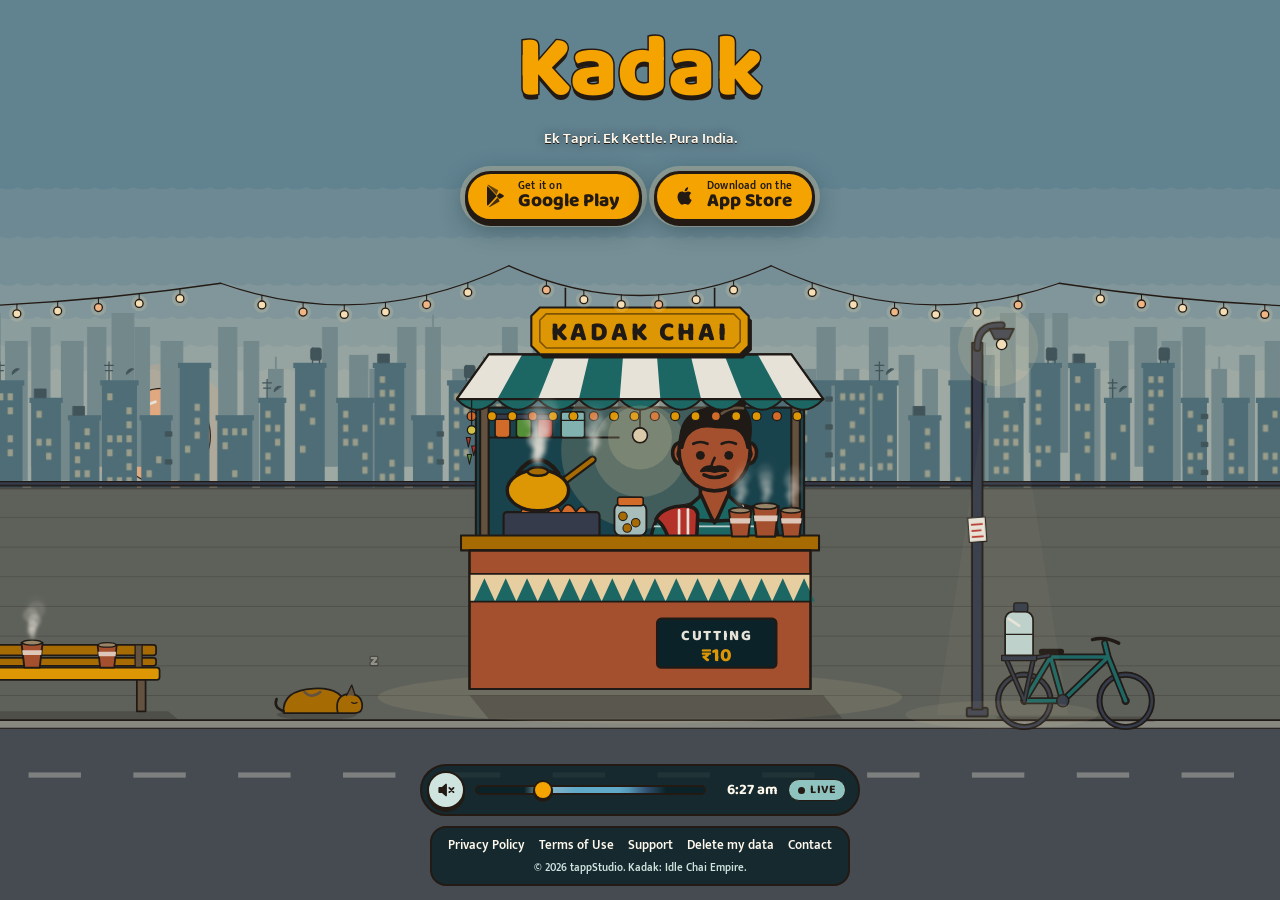
<file: index.html>
<!DOCTYPE html>
<html lang="en">
<head>
<meta charset="utf-8">
<meta name="viewport" content="width=device-width, initial-scale=1, viewport-fit=cover">
<title>Kadak: Idle Chai Empire | Now on Google Play &amp; the App Store</title>
<meta name="description" content="Kadak, an idle chai tapri game from tappStudio. Out now on Google Play and the App Store.">
<link rel="canonical" href="https://kadakchai.tappstudio.in/">
<meta name="theme-color" content="#12343B">
<meta name="color-scheme" content="dark">
<meta property="og:type" content="website">
<meta property="og:title" content="Kadak: Idle Chai Empire">
<meta property="og:description" content="An idle chai tapri game from tappStudio. Out now on Google Play and the App Store.">
<meta property="og:url" content="https://kadakchai.tappstudio.in/">
<meta property="og:image" content="https://kadakchai.tappstudio.in/assets/icon-512.png">
<link rel="icon" href="/assets/favicon-48.png" sizes="48x48">
<link rel="apple-touch-icon" href="/assets/apple-touch-icon.png">
<link rel="preconnect" href="https://fonts.googleapis.com">
<link rel="preconnect" href="https://fonts.gstatic.com" crossorigin>
<link rel="stylesheet" href="https://fonts.googleapis.com/css2?family=Baloo+2:wght@600;700;800&family=Mukta:wght@500;600&display=swap">
<style>
/* Pital palette, from the Kadak design system (docs/pital-specimen.html in the game repo). */
:root {
  --night-deep: #0B2328; --night: #12343B; --night-raised: #1A4650;
  --teal: #1F6F6B; --tulsi: #8EC3BF; --steam: #CFE3DF;
  --paper: #FFF8EC; --chai: #6E5843; --ink: #231A14;
  --marigold: #F4A300; --pital: #B87400; --haldi: #FFE1AD;
  --f-display: "Baloo 2", "Mukta", system-ui, sans-serif;
  --f-body: "Mukta", system-ui, -apple-system, "Segoe UI", sans-serif;
  --chamfer: 10px;
  --ease-out: cubic-bezier(.22,.61,.36,1); --ease-back: cubic-bezier(.34,1.56,.64,1);
}
* { box-sizing: border-box; }
html, body { margin: 0; height: 100%; }
body { background: var(--night); color: var(--paper); font-family: var(--f-body); overflow: hidden; -webkit-tap-highlight-color: transparent; user-select: none; -webkit-user-select: none; }

#street { position: fixed; inset: 0; width: 100%; height: 100%; display: block; touch-action: manipulation; cursor: pointer; }

.top { position: fixed; top: 0; left: 0; right: 0; padding: calc(env(safe-area-inset-top) + 28px) 16px 0; display: grid; justify-items: center; gap: 14px; pointer-events: none; text-align: center; }
.mark { margin: 0; font-family: var(--f-display); font-weight: 800; font-size: clamp(52px, 11vw, 88px); line-height: .95; color: var(--marigold); -webkit-text-stroke: 3px var(--ink); paint-order: stroke fill; letter-spacing: -.01em; text-shadow: 0 5px 0 var(--ink); }
.tag { margin: 0; font-weight: 600; font-size: 15px; color: var(--paper); text-shadow: 0 1px 0 var(--ink), 0 0 10px rgba(11,35,40,.55); }
.stores { display: flex; flex-wrap: wrap; justify-content: center; gap: 12px; margin-top: 6px; }
.cta { pointer-events: auto; display: inline-flex; align-items: center; gap: 10px; padding: 7px 20px 7px 16px; font-family: var(--f-display); font-weight: 800; font-size: 19px; line-height: 1.05; text-align: left; color: var(--ink); text-decoration: none; background: var(--marigold); border: 3px solid var(--ink); border-radius: 999px; box-shadow: 0 4px 0 var(--ink); transition: transform 120ms var(--ease-out), box-shadow 120ms var(--ease-out); }
.cta svg { width: 24px; height: 24px; flex: none; }
.cta small { display: block; font-family: var(--f-body); font-weight: 600; font-size: 11px; letter-spacing: .02em; }
.cta { position: relative; box-shadow: 0 4px 0 var(--ink), 0 0 0 5px rgba(255,225,173,.28), 0 6px 26px rgba(11,35,40,.45); }
.cta::after { content: ""; position: absolute; inset: -3px; border-radius: inherit; box-shadow: 0 0 0 0 rgba(255,225,173,.55); animation: ring 2.6s var(--ease-out) infinite; pointer-events: none; }
.cta + .cta::after { animation-delay: 1.3s; }
@keyframes ring { 0% { box-shadow: 0 0 0 0 rgba(255,225,173,.55); } 70%, 100% { box-shadow: 0 0 0 14px rgba(255,225,173,0); } }
.cta:hover { background: var(--haldi); }
@media (max-width: 400px) {
  .stores { gap: 8px; }
  .cta { gap: 7px; padding: 6px 13px 6px 11px; font-size: 16px; }
  .cta svg { width: 20px; height: 20px; }
  .cta small { font-size: 10px; }
}
.cta:active { transform: translateY(3px); box-shadow: 0 1px 0 var(--ink); }

.floater { position: fixed; left: 0; top: 0; font-family: var(--f-display); font-weight: 800; font-size: 24px; color: var(--marigold); -webkit-text-stroke: 1.5px var(--ink); paint-order: stroke fill; pointer-events: none; opacity: 0; white-space: nowrap; }
.floater.go { animation: floatUp 900ms var(--ease-out) forwards; }
@keyframes floatUp { 0% { opacity: 0; transform: translate(-50%, 0) scale(.8); } 15% { opacity: 1; transform: translate(-50%, -8px) scale(1.05); } 100% { opacity: 0; transform: translate(-50%, -70px) scale(1); } }

.coin { display: inline-block; width: 1em; height: 1em; vertical-align: -0.12em; margin-right: .08em; }
.bottom { position: fixed; left: 0; right: 0; bottom: calc(env(safe-area-inset-bottom) + 14px); padding: 0 16px; display: grid; grid-template-columns: minmax(0, 1fr); justify-items: center; gap: 10px; pointer-events: none; }
.bottom > * { pointer-events: auto; }
.foot { width: max-content; max-width: 100%; padding: 6px 16px 7px; text-align: center; background: rgba(11,35,40,.82); border: 2px solid var(--ink); border-radius: 16px; font-size: 13px; font-weight: 600; }
.foot nav { display: flex; flex-wrap: wrap; justify-content: center; gap: 2px 14px; }
.foot p { margin: 3px 0 0; font-size: 11px; color: var(--steam); }
.foot a { color: var(--paper); text-decoration: none; }
.foot p a { color: inherit; }
.foot a:hover { color: var(--haldi); text-decoration: underline; }
.controls { display: flex; align-items: center; gap: 10px; width: min(100%, 440px); padding: 5px 12px 5px 5px; background: rgba(11,35,40,.82); border: 2px solid var(--ink); border-radius: 999px; }
.icon-btn { flex: none; display: grid; place-items: center; width: 38px; height: 38px; padding: 0; color: var(--ink); background: var(--marigold); border: 2px solid var(--ink); border-radius: 50%; box-shadow: 0 3px 0 var(--ink); cursor: pointer; transition: transform 120ms var(--ease-out), box-shadow 120ms var(--ease-out); }
.icon-btn:hover { background: var(--haldi); }
.icon-btn:active { transform: translateY(2px); box-shadow: 0 1px 0 var(--ink); }
.icon-btn svg { width: 20px; height: 20px; }
.icon-btn[aria-pressed="false"] { background: var(--steam); }
.clock { flex: 1; min-width: 0; display: flex; align-items: center; gap: 10px; }
.clock output { flex: none; min-width: 62px; font-family: var(--f-display); font-weight: 700; font-size: 15px; line-height: 1; text-align: right; white-space: nowrap; }
.live { flex: none; display: inline-flex; align-items: center; gap: 5px; padding: 3px 9px 2px; font: 700 12px/1.2 var(--f-display); letter-spacing: .04em; text-transform: uppercase; color: var(--steam); background: none; border: 1.5px solid var(--steam); border-radius: 999px; cursor: pointer; }
.live::before { content: ""; width: 7px; height: 7px; border-radius: 50%; background: currentColor; }
.live[aria-pressed="true"] { color: var(--ink); background: var(--tulsi); border-color: var(--ink); cursor: default; }
.live[aria-pressed="false"]:hover { color: var(--haldi); border-color: var(--haldi); }
#hour { flex: 1; min-width: 0; height: 22px; margin: 0; background: none; -webkit-appearance: none; appearance: none; cursor: pointer; }
#hour::-webkit-slider-runnable-track { height: 10px; border: 2px solid var(--ink); border-radius: 999px; background: var(--day); }
#hour::-moz-range-track { height: 6px; border: 2px solid var(--ink); border-radius: 999px; background: var(--day); }
#hour::-webkit-slider-thumb { -webkit-appearance: none; width: 20px; height: 20px; margin-top: -7px; border: 2px solid var(--ink); border-radius: 50%; background: var(--marigold); box-shadow: 0 2px 0 var(--ink); }
#hour::-moz-range-thumb { width: 16px; height: 16px; border: 2px solid var(--ink); border-radius: 50%; background: var(--marigold); box-shadow: 0 2px 0 var(--ink); }
@media (max-width: 400px) { .controls { gap: 7px; padding-right: 8px; } .clock { gap: 7px; } .clock output { min-width: 54px; font-size: 13px; } .live { padding: 3px 7px 2px; font-size: 11px; } }
:focus-visible { outline: 3px solid var(--haldi); outline-offset: 3px; }

.tw { animation: twinkle 3s ease-in-out infinite; }
@keyframes twinkle { 50% { opacity: .2; } }
@media (prefers-reduced-motion: reduce) {
  .tw { animation: none; }
  .cta::after { animation: none; }
  .floater.go { animation-duration: 600ms; }
}
</style>
</head>
<body>
<svg width="0" height="0" style="position:absolute" aria-hidden="true" focusable="false"><defs>
  <symbol id="coin" viewBox="0 0 24 24"><circle cx="12" cy="12" r="10" fill="#F4A300" stroke="#231A14" stroke-width="2"/><circle cx="12" cy="12" r="6.2" fill="none" stroke="#B87400" stroke-width="1.6"/><path d="M12 8.6v6.8M10 10.4h3.2a1.2 1.2 0 0 1 0 2.4H10.6a1.2 1.2 0 0 0 0 2.4H14" fill="none" stroke="#8A5A00" stroke-width="1.3" stroke-linecap="round"/></symbol>
<symbol id="i-play" viewBox="0 0 24 24" fill="currentColor"><path d="M3.7 2.3a1.6 1.6 0 0 0-.7 1.35v16.7c0 .56.27 1.06.7 1.35l9.06-9.7L3.7 2.3Z"/><path d="m15.6 9.02-2.84 3.04 2.84 3.04 3.6-2.02c.86-.48.86-1.56 0-2.04l-3.6-2.02Z"/><path d="m13.9 13.2-9.1 9.74c.4.2.9.18 1.36-.08l9.44-5.3-1.7-4.36Z" opacity=".85"/><path d="M4.8 1.06c-.46-.26-.96-.28-1.36-.08l9.1 9.74 1.7-4.36L4.8 1.06Z" opacity=".7"/></symbol>
<symbol id="i-apple" viewBox="0 0 24 24" fill="currentColor"><path d="M16.37 12.6c-.02-2.2 1.8-3.26 1.88-3.31-1.03-1.5-2.62-1.7-3.18-1.73-1.35-.14-2.64.8-3.33.8-.69 0-1.74-.78-2.87-.76-1.47.02-2.83.86-3.59 2.18-1.53 2.66-.39 6.6 1.1 8.76.73 1.06 1.6 2.24 2.73 2.2 1.1-.04 1.51-.71 2.84-.71 1.32 0 1.7.71 2.86.69 1.18-.02 1.93-1.07 2.65-2.13.84-1.22 1.18-2.41 1.2-2.47-.03-.01-2.3-.88-2.3-3.52ZM14.2 6.13c.6-.73 1.01-1.75.9-2.76-.87.04-1.92.58-2.54 1.31-.56.64-1.05 1.67-.92 2.66.97.08 1.96-.49 2.56-1.21Z"/></symbol>
</defs></svg>
<svg id="street" xmlns="http://www.w3.org/2000/svg" viewBox="0 0 1000 1000" stroke-linecap="round" stroke-linejoin="round" role="img" aria-label="A chai tapri on a city street under the live sky in India. A train runs behind it, and customers walk up for chai and pay."></svg>

<header class="top">
  <h1 class="mark">Kadak</h1>
  <p class="tag">Ek Tapri. Ek Kettle. Pura India.</p>
  <div class="stores">
    <a class="cta" href="https://play.google.com/store/apps/details?id=in.tappstudio.kadakchai" target="_blank" rel="noopener"><svg aria-hidden="true"><use href="#i-play"/></svg><span><small>Get it on</small>Google Play</span></a>
    <a class="cta" href="https://apps.apple.com/us/app/kadak-idle-chai-empire/id6821840374" target="_blank" rel="noopener"><svg aria-hidden="true"><use href="#i-apple"/></svg><span><small>Download on the</small>App Store</span></a>
  </div>
</header>

<div class="bottom">
  <div class="controls">
    <button class="icon-btn" id="mute" type="button" aria-pressed="false" aria-label="Sound" title="Sound on/off"><svg viewBox="0 0 24 24" fill="none" stroke="currentColor" stroke-width="2.2" stroke-linecap="round" stroke-linejoin="round" aria-hidden="true"><path d="M4 9.5h3.5L12 5.5v13l-4.5-4H4z" fill="currentColor"/><g class="on"><path d="M15.5 9a4.2 4.2 0 0 1 0 6"/><path d="M18 6.5a7.8 7.8 0 0 1 0 11"/></g><g class="off"><path d="M16 9.5l5 5M21 9.5l-5 5"/></g></svg></button>
    <div class="clock">
      <input id="hour" type="range" min="0" max="24" step="0.25" value="12" aria-label="Time of day in India">
      <output id="time" for="hour">12:00 pm</output>
    </div>
    <button class="live" id="now" type="button" aria-pressed="true" title="Follow the time in India">Live</button>
  </div>
  <footer class="foot">
    <nav aria-label="Legal and support">
      <a href="/privacy-policy/">Privacy Policy</a>
      <a href="/terms/">Terms of Use</a>
      <a href="/support/">Support</a>
      <a href="/support/#3-data-deletion">Delete my data</a>
      <a href="mailto:tappstudio.in@gmail.com">Contact</a>
    </nav>
    <p>© 2026 <a href="https://tappstudio.in">tappStudio</a>. Kadak: Idle Chai Empire.</p>
  </footer>
</div>

<script>
(function () {
  const $ = s => document.querySelector(s);
  const svg = $('#street'), NS = 'http://www.w3.org/2000/svg';
  const reduce = matchMedia('(prefers-reduced-motion: reduce)').matches;

  /* The street from the App Store header (Kadak repo, store/creative/src/video/header), in its hero units:
     the tapri spans x 32..430, the kerb is at y 872. Pital palette and the game's live sky keyframes. */
  const C = {
    ink: '#231A14', nightDeep: '#0B2328', nightRaised: '#1A4650', teal: '#1F6F6B', steam: '#CFE3DF', paper: '#FFF8EC',
    jute: '#E9DABD', chaiLight: '#A8916F', chaiDark: '#6E5843', marigold: '#F4A300', marigoldDeep: '#B87400',
    marigoldInk: '#8A5A00', marigoldTint: '#FFE1AD', kulhad: '#B5562F', kulhadTint: '#F5D9C8', kesar: '#E8742A',
    kesarDeep: '#B5521A', kesarLight: '#F59A5C', chilli: '#C8352B', elaichi: '#5E9C3A', tealLight: '#8EC3BF', slate: '#3A3F4F',
  };
  const SKY = [ // hour, top, bottom, ground, buildings, night (0..1)
    [0, '#0B2328', '#1A4650', '#0F2A30', '#163C44', 1], [5, '#0B2328', '#1A4650', '#0F2A30', '#163C44', 1],
    [7, '#8FB6C8', '#E9E4D6', '#8A8172', '#6E8C96', .15], [10.5, '#5FA9C9', '#CFE7EE', '#A99A80', '#7C97A0', 0],
    [15.5, '#5FA9C9', '#CFE7EE', '#A99A80', '#7C97A0', 0], [18, '#2F4E6E', '#F59A5C', '#6E5843', '#3A3F4F', .55],
    [20, '#0B2328', '#1A4650', '#0F2A30', '#163C44', 1], [24, '#0B2328', '#1A4650', '#0F2A30', '#163C44', 1],
  ];
  const SUNRISE = 6, SUNSET = 19.3;

  const lerp = (a, b, t) => a + (b - a) * t;
  const clamp = (v, a = 0, b = 1) => Math.min(b, Math.max(a, v));
  const smooth = t => t * t * (3 - 2 * t);
  const rgb = h => [1, 3, 5].map(i => parseInt(h.slice(i, i + 2), 16));
  const mix = (a, b, t) => '#' + rgb(a).map((v, i) => Math.round(lerp(v, rgb(b)[i], t)).toString(16).padStart(2, '0')).join('');
  function hash(n) { let x = (n * 2654435761) >>> 0; x ^= x >>> 15; x = Math.imul(x, 2246822519) >>> 0; x ^= x >>> 13; return x >>> 0; }
  function rng(seed) { return () => (seed = (seed * 16807) % 2147483647) / 2147483647; }
  const pick = a => a[Math.floor(Math.random() * a.length)];
  function skyAt(h) {
    let i = 0; while (i < SKY.length - 2 && h > SKY[i + 1][0]) i++;
    const a = SKY[i], b = SKY[i + 1], k = clamp((h - a[0]) / (b[0] - a[0] || 1));
    const s = { top: mix(a[1], b[1], k), bottom: mix(a[2], b[2], k), ground: mix(a[3], b[3], k), buildings: mix(a[4], b[4], k), night: lerp(a[5], b[5], k) };
    s.far = mix(s.buildings, s.bottom, .45);
    return s;
  }

  /* ---------- Drawing helpers ---------- */
  function el(tag, a, parent = svg) {
    const e = document.createElementNS(NS, tag);
    for (const k in a) e.setAttribute(k, a[k]);
    parent.append(e);
    return e;
  }
  const set = (e, a) => { for (const k in a) e.setAttribute(k, a[k]); };
  const ink = (w = 2) => ({ stroke: C.ink, 'stroke-width': w });
  // Steam: a few soft puffs per source, each rising, widening, swaying and thinning out on a loop.
  const vapours = [];
  function steam(x, y, parent, o = {}) {
    const v = { x, y, n: 7, life: 2600, rise: 46, sway: 5, size: 4, alpha: .5, ...o, phase: Math.random() };
    v.g = el('g', { filter: 'url(#vapour)', fill: C.paper }, parent);
    v.p = Array.from({ length: v.n }, () => el('circle', { r: 0 }, v.g));
    vapours.push(v);
  }
  function stepSteam(now, boost) {
    for (const v of vapours) {
      const b = v.boost ? boost : 0, life = v.life * (1 - b * .35);
      v.p.forEach((c, i) => {
        const a = (now / life + i / v.n + v.phase) % 1, k = i * 1.7 + v.phase * 6;
        const x = v.x + Math.sin(a * 4 + k + now / 1400) * v.sway * a + a * a * v.sway * .8;
        const fade = a < .18 ? a / .18 : (1 - (a - .18) / .82) ** 1.1;
        set(c, { cx: x.toFixed(1), cy: (v.y - a * v.rise * (1 + b * .4)).toFixed(1), r: (v.size * (.5 + a * 1.8) * (1 + b * .3)).toFixed(2), opacity: (fade * v.alpha * (1 + b * 1.2)).toFixed(3) });
      });
    }
  }
  function sparkle(cx, cy, r, parent) {
    const k = r * .28;
    return el('path', { d: `M${cx} ${cy - r}Q${cx + k} ${cy - k} ${cx + r} ${cy}Q${cx + k} ${cy + k} ${cx} ${cy + r}Q${cx - k} ${cy + k} ${cx - r} ${cy}Q${cx - k} ${cy - k} ${cx} ${cy - r}Z`, fill: C.marigoldTint, ...ink(1.5) }, parent);
  }
  function kulhad(x, y, s, parent) {
    const k = el('g', { transform: `translate(${x} ${y}) scale(${s})` }, parent);
    el('path', { d: 'M-11 -26L11 -26L8 0L-8 0Z', fill: C.kulhad, ...ink(2) }, k);
    el('path', { d: 'M-10.2 -18L10.2 -18L9.6 -13L-9.6 -13Z', fill: C.kulhadTint }, k);
    el('ellipse', { cx: 0, cy: -26, rx: 10, ry: 2.6, fill: C.chaiLight, ...ink(1.5) }, k);
  }

  // The world is drawn wide enough for any screen; fit() only moves the viewBox.
  const L = -3000, R = 3400, TOP = -4000, BOTTOM = 3000, KERB = 872, FEET = 860;
  const live = [];                         // [element, attribute, (sky) => value], set when the hour changes

  /* ---------- Sky: stepped bands, stars, sun, moon, birds ---------- */
  live.push([el('rect', { x: L, y: TOP, width: R - L, height: BOTTOM - TOP }), 'fill', s => s.top]);
  [[262, 5], [318, 5], [372, 6], [410, 6], [442, 6], [470, 5]].forEach(([y, amp], i) => {
    let d = `M${L} 960V${y}`;
    for (let x = L; x < R; x += 22) d += `Q${x + 11} ${y + amp} ${x + 22} ${y}`;
    live.push([el('path', { d: d + 'V960Z' }), 'fill', s => mix(s.top, s.bottom, (i + 1) / 6)]);
  });
  const stars = el('g', {});
  live.push([stars, 'opacity', s => clamp((s.night - .5) * 2)]);

  const sun = el('g', {});
  const halo = el('circle', { r: 118, 'fill-opacity': .22 }, sun);
  const disc = el('circle', { r: 78, ...ink(2) }, sun);
  el('path', { d: 'M-52 -20Q-40 -48 -12 -56', fill: 'none', stroke: C.paper, 'stroke-width': 5 }, sun);

  const defs = el('defs', {});
  const blur = el('filter', { id: 'vapour', x: '-100%', y: '-100%', width: '300%', height: '300%' }, defs);
  el('feGaussianBlur', { stdDeviation: 2 }, blur);
  const mask = el('mask', { id: 'crescent', maskContentUnits: 'userSpaceOnUse' }, defs);
  el('circle', { r: 46, fill: '#fff' }, mask);
  el('circle', { cx: 22, cy: -14, r: 40, fill: '#000' }, mask);
  const moon = el('g', {});
  el('circle', { r: 86, fill: C.steam, 'fill-opacity': .08 }, moon);
  el('circle', { r: 46, fill: C.steam, mask: 'url(#crescent)' }, moon);
  el('path', { d: 'M-40 -22A46 46 0 0 0 -8 45', fill: 'none', ...ink(2) }, moon);

  const flock = el('g', { fill: 'none', stroke: C.ink, 'stroke-width': 3 });
  live.push([flock, 'opacity', s => clamp(1 - s.night * 3)]);

  /* ---------- Skyline: a far row in the haze, then the near row with windows, tanks and aerials ---------- */
  for (let i = Math.floor(L / 30); i * 30 < R; i++) {
    const h = hash(i + 3), x = i * 30 + (h % 8), w = 26 - (h % 3) * 4, t = 470 - (h % 5) * 16;
    live.push([el('rect', { x, y: t, width: w, height: 160 }), 'fill', s => s.far]);
    if (h % 4 === 0) live.push([el('rect', { x: x + w / 2 - 1, y: t - 14, width: 2, height: 14 }), 'fill', s => s.far]);
  }
  const near = el('g', {}), roof = el('g', {}), windows = el('g', { fill: C.marigoldTint }), lit = [];
  live.push([near, 'fill', s => s.buildings]);
  live.push([roof, 'fill', s => mix(s.buildings, C.ink, .3)]);
  live.push([roof, 'stroke', s => mix(s.buildings, C.ink, .3)]);
  for (let i = Math.floor(L / 44); i * 44 < R; i++) {
    const h = hash(i * 7 + 11), x = i * 44 + (h % 9), w = 40 - (h % 3) * 6, t = 528 - (h % 4) * 20;
    el('rect', { x, y: t, width: w, height: 140 }, near);
    el('rect', { x: x - 2, y: t - 5, width: w + 4, height: 6 }, near);
    const kind = (h >>> 8) % 5;
    if (kind === 0) {                       // a water tank on stilts
      el('rect', { x: x + w - 16, y: t - 22, width: 12, height: 14, rx: 2 }, roof);
      el('path', { d: `M${x + w - 14} ${t - 8}V${t - 5}M${x + w - 6} ${t - 8}V${t - 5}`, fill: 'none', 'stroke-width': 1.5 }, roof);
    } else if (kind === 1) {                // a dish and an aerial
      el('path', { d: `M${x + 8} ${t - 5}V${t - 26}M${x + 3} ${t - 22}H${x + 13}M${x + 4} ${t - 16}H${x + 12}`, fill: 'none', 'stroke-width': 1.5 }, roof);
      el('path', { d: `M${x + w - 12} ${t - 12}a6 6 0 0 1 8 -6z`, 'stroke-width': 1 }, roof);
    } else if (kind === 2) {                // a stair head
      el('rect', { x: x + 4, y: t - 15, width: 13, height: 10 }, roof);
    }
    for (let wy = t + 10; wy < 596; wy += 16) for (let wx = x + 6; wx < x + w - 8; wx += 11) {
      const r = (hash(wx * 13 + wy * 7) >>> 6) % 100;
      if (r < 46) lit.push(el('rect', { x: wx, y: wy, width: 6, height: 8, opacity: r < 40 ? 1 : 0 }, windows));
    }
    if (kind === 3) for (let wy = t + 14; wy < 590; wy += 32) el('rect', { x: x + w - 6, y: wy, width: 7, height: 5 }, roof); // AC units
  }
  live.push([windows, 'opacity', s => clamp(s.night * 1.3)]);

  /* ---------- The train along the foot of the buildings ---------- */
  const COACHES = 8, VY = 600, TRAIN_LEN = (COACHES * 178 + 186) * .75;
  el('rect', { x: L, y: VY - 1, width: R - L, height: 5, fill: C.slate, ...ink(1.5) });
  const tr = el('g', { display: 'none' });
  for (let i = 0; i < COACHES; i++) {
    const x = i * 178;
    el('rect', { x: x + 166, y: -26, width: 16, height: 4, fill: C.ink }, tr);
    el('rect', { x, y: -52, width: 168, height: 50, rx: 6, fill: C.teal, ...ink(2.4) }, tr);
    el('rect', { x: x + 2, y: -16, width: 164, height: 5, fill: C.marigold }, tr);
    for (let k = 0; k < 6; k++) el('rect', { x: x + 12 + k * 26, y: -44, width: 16, height: 16, rx: 3, fill: C.marigoldTint, ...ink(1.8) }, tr);
    for (const o of [24, 144]) el('circle', { cx: x + o, cy: -2, r: 8, fill: C.slate, ...ink(2) }, tr);
  }
  const ex = COACHES * 178;
  el('path', { d: `M${ex} -2V-38Q${ex} -42 ${ex + 4} -42H${ex + 128}V-2Z`, fill: C.kesarDeep, ...ink(2.4) }, tr);
  el('path', { d: `M${ex + 128} -2V-60Q${ex + 128} -66 ${ex + 134} -66H${ex + 164}Q${ex + 170} -66 ${ex + 170} -60V-2Z`, fill: C.kesarDeep, ...ink(2.4) }, tr);
  el('path', { d: `M${ex + 170} -2V-30H${ex + 178}Q${ex + 186} -30 ${ex + 186} -22V-2Z`, fill: C.kesarDeep, ...ink(2.4) }, tr);
  el('rect', { x: ex + 2, y: -16, width: 182, height: 5, fill: C.marigold }, tr);
  el('rect', { x: ex + 136, y: -58, width: 26, height: 18, rx: 3, fill: C.marigoldTint, ...ink(1.8) }, tr);
  const headlamp = el('circle', { cx: ex + 182, cy: -20, r: 5, fill: C.marigoldTint, ...ink(1.8) }, tr);
  for (const o of [26, 62, 150]) el('circle', { cx: ex + o, cy: -2, r: 8, fill: C.slate, ...ink(2) }, tr);

  /* ---------- Pavement, kerb and road ---------- */
  live.push([el('rect', { x: L, y: 606, width: R - L, height: BOTTOM - 606 }), 'fill', s => s.ground]);
  el('rect', { x: L, y: 602, width: R - L, height: 6, fill: C.ink, 'fill-opacity': .35 });
  for (let y = 640; y < KERB - 2; y += 34) el('path', { d: `M${L} ${y}H${R}`, stroke: C.ink, 'stroke-opacity': .25, 'stroke-width': 1 });
  live.push([el('rect', { x: L, y: KERB, width: R - L, height: 10, ...ink(2) }), 'fill', s => mix(s.ground, C.paper, .3)]);
  live.push([el('rect', { x: L, y: KERB + 10, width: R - L, height: BOTTOM - KERB }), 'fill', s => mix(s.ground, C.slate, .6)]);
  for (let x = L; x < R; x += 120) el('rect', { x, y: KERB + 60, width: 60, height: 6, fill: C.paper, 'fill-opacity': .35 });

  /* ---------- A bench with two kulhads cooling on it ---------- */
  const BX = -540, BW = 210;
  el('path', { d: `M${BX + 6} 862H${BX + BW + 10}L${BX + BW + 22} 872H${BX + 18}Z`, fill: C.ink, 'fill-opacity': .25 });
  for (const x of [BX + 16, BX + BW - 26]) el('rect', { x, y: 824, width: 10, height: 38, fill: C.chaiDark, ...ink(2) });
  el('rect', { x: BX + 4, y: 786, width: BW - 8, height: 12, rx: 3, fill: C.marigoldDeep, ...ink(2) });
  el('rect', { x: BX + 4, y: 801, width: BW - 8, height: 9, rx: 3, fill: C.marigoldDeep, ...ink(2) });
  for (const x of [BX + 18, BX + BW - 28]) el('rect', { x, y: 786, width: 8, height: 28, fill: C.chaiDark, ...ink(1.5) });
  el('rect', { x: BX, y: 812, width: BW, height: 14, rx: 3, fill: C.marigold, ...ink(2) });
  for (const [x, s] of [[BX + 64, 1.1], [BX + 150, 1]]) kulhad(x, 812, s, svg);
  steam(BX + 64, 780, svg, { n: 7, rise: 42, size: 5, alpha: .6 });

  /* ---------- The tapri, with Bablu Bhaiya's two faces stacked and the kettle on a pivot ---------- */
  const pool = el('ellipse', { cx: 220, cy: 846, rx: 300, ry: 30, fill: C.marigoldTint });
  live.push([pool, 'fill-opacity', s => .06 + s.night * .12]);
  const T = el('g', { transform: 'translate(-48.4 -120) scale(1.22)' });
  el('path', { d: 'M60 790H392L410 812H78Z', fill: C.ink, 'fill-opacity': .25 }, T);
  el('rect', { x: 66, y: 520, width: 308, height: 140, fill: C.nightRaised, ...ink(2) }, T);
  live.push([el('circle', { cx: 220, cy: 560, r: 74, fill: C.marigoldTint }, T), 'fill-opacity', s => .14 + s.night * .14]);
  el('circle', { cx: 220, cy: 560, r: 44, fill: C.marigoldTint, 'fill-opacity': .2 }, T);
  // Shelf of jars and a tin behind him.
  el('path', { d: 'M74 548H200', ...ink(2) }, T);
  for (const [x, c] of [[84, C.kesar], [104, C.elaichi], [124, C.chilli]]) {
    el('rect', { x, y: 530, width: 14, height: 18, rx: 3, fill: c, ...ink(1.5) }, T);
    el('rect', { x: x - 1, y: 526, width: 16, height: 5, rx: 1, fill: C.slate, ...ink(1.2) }, T);
  }
  el('rect', { x: 146, y: 524, width: 22, height: 24, rx: 2, fill: C.tealLight, ...ink(1.5) }, T);
  el('path', { d: 'M146 532H168', ...ink(1.2) }, T);

  const bablu = el('g', {}, T);
  const face = {
    warm: el('image', { href: '/assets/art/ustaad-cutting_chai_kettle-p96-warm.svg', x: 210, y: 496, width: 160, height: 160 }, bablu),
    beam: el('image', { href: '/assets/art/ustaad-cutting_chai_kettle-p96-beam.svg', x: 210, y: 496, width: 160, height: 160, opacity: 0 }, bablu),
  };
  for (const x of [70, 362]) el('rect', { x, y: 506, width: 8, height: 154, fill: C.chaiDark, ...ink(2) }, T);
  el('path', { d: 'M78 470H362L392 512H48Z', fill: C.teal, ...ink(2) }, T);
  for (let i = 0; i < 9; i += 2) {
    const t0 = i / 9, t1 = (i + 1) / 9;
    el('path', { d: `M${78 + 284 * t0} 470H${78 + 284 * t1}L${48 + 344 * t1} 512H${48 + 344 * t0}Z`, fill: C.paper }, T);
  }
  el('path', { d: 'M78 470H362L392 512H48Z', fill: 'none', ...ink(2) }, T);
  let val = 'M48 512';
  for (let x = 48; x < 392; x += 344 / 9) val += `Q${x + 344 / 18} 532 ${x + 344 / 9} 512`;
  el('path', { d: val + 'Z', fill: C.teal, ...ink(2) }, T);
  // A marigold toran along the valance.
  for (let x = 62; x < 384; x += 19.1) el('circle', { cx: x, cy: 528 + ((x / 19.1) % 2 ? 0 : 3), r: 4.2, fill: (x / 19.1) % 3 < 1 ? C.kesar : C.marigold, ...ink(1.2) }, T);

  el('path', { d: 'M126 426H314L322 434V462L314 470H126L118 462V434Z', fill: C.ink, transform: 'translate(3 4)' }, T);
  el('path', { d: 'M126 426H314L322 434V462L314 470H126L118 462V434Z', fill: C.marigold, ...ink(2) }, T);
  el('path', { d: 'M132 432H308L314 438V458L308 464H132L126 458V438Z', fill: 'none', stroke: C.marigoldInk, 'stroke-width': 1.5 }, T);
  el('text', { x: 220, y: 457, 'text-anchor': 'middle', fill: C.ink, 'font-family': "'Baloo 2'", 'font-weight': 800, 'font-size': 25, 'letter-spacing': 3 }, T).textContent = 'KADAK CHAI';
  for (const x of [150, 290]) el('path', { d: `M${x} 426V408`, ...ink(1.5) }, T);
  // Nimbu-mirchi for luck, hanging off the awning's left corner.
  el('path', { d: 'M62 512V538', ...ink(1.2) }, T);
  el('circle', { cx: 62, cy: 541, r: 4, fill: '#E6D24A', ...ink(1.2) }, T);
  for (const [y, dx] of [[548, -3], [556, 2], [564, -2]]) el('path', { d: `M${62 + dx - 2} ${y}L${62 + dx + 2} ${y}L${62 + dx} ${y + 9}Z`, fill: y === 564 ? C.elaichi : C.chilli, ...ink(1) }, T);

  el('path', { d: 'M220 522V540', ...ink(1.5) }, T);
  const bulbGlowT = el('circle', { cx: 220, cy: 548, r: 30, fill: C.marigoldTint, 'fill-opacity': .35 }, T);
  live.push([bulbGlowT, 'opacity', s => clamp(s.night * 1.4)]);
  const bulb = el('circle', { cx: 220, cy: 546, r: 7, ...ink(1.5) }, T);
  live.push([bulb, 'fill', s => mix(C.jute, C.marigoldTint, s.night)]);


  el('rect', { x: 92, y: 618, width: 90, height: 26, rx: 3, fill: C.slate, ...ink(2) }, T);
  el('path', { d: 'M108 618Q114 606 120 618Q126 604 134 618Q140 606 146 618Q152 604 160 618Q166 608 170 618', fill: C.kesar, ...ink(1.5) }, T);
  const kettle = el('image', { href: '/assets/art/kettle.svg', x: 92, y: 556, width: 90, height: 64 }, T);
  steam(124, 576, T, { n: 12, rise: 62, size: 6, sway: 7, alpha: .8, boost: true });   // the lid
  steam(176, 566, T, { n: 8, rise: 46, size: 4.2, sway: 6, alpha: .65, boost: true }); // the spout

  el('rect', { x: 52, y: 640, width: 336, height: 14, fill: C.marigoldDeep, ...ink(2) }, T);
  el('rect', { x: 60, y: 654, width: 320, height: 130, fill: C.kulhad, ...ink(2) }, T);
  el('rect', { x: 60, y: 676, width: 320, height: 26, fill: C.marigoldTint }, T);
  for (let x = 64; x < 376; x += 20) el('path', { d: `M${x} 702L${x + 10} 680L${x + 20} 702Z`, fill: C.teal }, T);
  el('path', { d: 'M60 676H380M60 702H380', ...ink(1.5) }, T);
  el('rect', { x: 60, y: 654, width: 320, height: 130, fill: 'none', ...ink(2) }, T);
  // A price board on the counter front: "CUTTING ₹10".
  el('rect', { x: 236, y: 718, width: 112, height: 46, rx: 4, fill: C.nightDeep, ...ink(2) }, T);
  el('text', { x: 292, y: 738, 'text-anchor': 'middle', fill: C.paper, 'font-family': "'Baloo 2'", 'font-weight': 800, 'font-size': 14, 'letter-spacing': 1.5 }, T).textContent = 'CUTTING';
  el('text', { x: 292, y: 758, 'text-anchor': 'middle', fill: C.marigold, 'font-family': "'Baloo 2'", 'font-weight': 800, 'font-size': 18 }, T).textContent = '₹10';
  // A biscuit jar on the counter's left.
  el('rect', { x: 196, y: 610, width: 30, height: 30, rx: 6, fill: C.steam, 'fill-opacity': .85, ...ink(1.8) }, T);
  el('rect', { x: 199, y: 604, width: 24, height: 8, rx: 2, fill: C.kesar, ...ink(1.5) }, T);
  for (const [x, y] of [[204, 622], [216, 628], [208, 633]]) el('circle', { cx: x, cy: y, r: 4, fill: C.marigoldDeep, ...ink(1) }, T);
  for (const [x, s] of [[314, .95], [338, 1.1], [362, .95]]) kulhad(x, 641, s, T);
  for (const [x, y] of [[314, 614], [338, 611], [362, 614]]) steam(x, y, T, { n: 6, rise: 38, size: 4, sway: 4, alpha: .6, life: 2300 + Math.random() * 600 });

  /* ---------- A street lamp, and a cycle with a milk can ---------- */
  const LX = 600;
  el('rect', { x: LX - 6, y: 858, width: 24, height: 10, rx: 2, fill: C.slate, ...ink(2) });
  el('rect', { x: LX, y: 440, width: 12, height: 420, fill: C.slate, ...ink(2) });
  el('path', { d: `M${LX + 6} 446Q${LX + 6} 420 ${LX + 30} 420H${LX + 34}`, fill: 'none', stroke: C.ink, 'stroke-width': 9 });
  el('path', { d: `M${LX + 6} 446Q${LX + 6} 420 ${LX + 30} 420H${LX + 34}`, fill: 'none', stroke: C.slate, 'stroke-width': 5 });
  el('path', { d: `M${LX + 20} 424H${LX + 48}L${LX + 42} 436H${LX + 26}Z`, fill: C.slate, ...ink(2) });
  // A poster pasted on the pole.
  el('rect', { x: LX - 4, y: 640, width: 20, height: 28, fill: C.paper, ...ink(1.2), transform: `rotate(-4 ${LX + 6} 654)` });
  el('path', { d: `M${LX} 648H${LX + 12}M${LX} 655H${LX + 10}M${LX} 662H${LX + 12}`, stroke: C.chilli, 'stroke-width': 2, transform: `rotate(-4 ${LX + 6} 654)` });

  const CX = 660, CY = 850;
  el('path', { d: `M${CX - 34} ${CY + 18}H${CX + 140}L${CX + 150} ${CY + 24}H${CX - 24}Z`, fill: C.ink, 'fill-opacity': .25 });
  for (const x of [CX, CX + 116]) {
    el('circle', { cx: x, cy: CY, r: 30, fill: 'none', stroke: C.ink, 'stroke-width': 7 });
    el('circle', { cx: x, cy: CY, r: 30, fill: 'none', stroke: C.slate, 'stroke-width': 3 });
    el('circle', { cx: x, cy: CY, r: 4, fill: C.steam, ...ink(1.5) });
  }
  const cycle = `M${CX} ${CY}L${CX + 44} ${CY}L${CX + 30} ${CY - 50}M${CX} ${CY}L${CX + 30} ${CY - 50}L${CX + 96} ${CY - 50}L${CX + 116} ${CY}M${CX + 44} ${CY}L${CX + 96} ${CY - 50}M${CX + 96} ${CY - 50}L${CX + 92} ${CY - 66}`;
  el('path', { d: cycle, fill: 'none', stroke: C.ink, 'stroke-width': 8 });
  el('path', { d: cycle, fill: 'none', stroke: C.teal, 'stroke-width': 4 });
  el('path', { d: `M${CX + 78} ${CY - 70}Q${CX + 92} ${CY - 74} ${CX + 108} ${CY - 66}`, fill: 'none', stroke: C.ink, 'stroke-width': 4 });
  el('path', { d: `M${CX + 20} ${CY - 56}H${CX + 42}`, stroke: C.ink, 'stroke-width': 7 });
  el('circle', { cx: CX + 44, cy: CY, r: 7, fill: C.slate, ...ink(1.5) });
  const struts = `M${CX - 20} ${CY - 46}L${CX} ${CY}M${CX + 10} ${CY - 46}L${CX} ${CY}M${CX + 10} ${CY - 49}L${CX + 28} ${CY - 52}`;
  el('path', { d: struts, fill: 'none', stroke: C.ink, 'stroke-width': 6 });
  el('path', { d: struts, fill: 'none', stroke: C.slate, 'stroke-width': 2.5 });
  el('rect', { x: CX - 26, y: CY - 52, width: 40, height: 6, fill: C.slate, ...ink(1.5) });
  el('path', { d: `M${CX - 22} ${CY - 52}V${CY - 92}Q${CX - 22} ${CY - 100} ${CX - 14} ${CY - 102}H${CX + 2}Q${CX + 10} ${CY - 100} ${CX + 10} ${CY - 92}V${CY - 52}Z`, fill: C.steam, ...ink(2) });
  el('rect', { x: CX - 12, y: CY - 112, width: 16, height: 10, rx: 2, fill: C.slate, ...ink(1.5) });
  el('path', { d: `M${CX - 22} ${CY - 76}H${CX + 10}`, ...ink(1.5) });
  el('path', { d: `M${CX - 18} ${CY - 94}L${CX - 6} ${CY - 86}`, stroke: C.paper, 'stroke-width': 3 });

  // A street dog asleep in the tapri's shade.
  const dog = el('g', { transform: 'translate(-150 862)' });
  el('ellipse', { cx: 0, cy: 4, rx: 46, ry: 6, fill: C.ink, 'fill-opacity': .25 }, dog);
  el('path', { d: 'M-38 2Q-40 -24 -4 -26Q30 -28 34 -4Q36 2 30 2Z', fill: C.marigoldDeep, ...ink(2) }, dog);
  el('path', { d: 'M24 2Q20 -18 36 -20Q52 -20 52 -6Q52 2 44 2Z', fill: C.marigoldDeep, ...ink(2) }, dog);
  el('path', { d: 'M34 -18L40 -30L44 -18', fill: C.chaiDark, ...ink(1.5) }, dog);
  el('path', { d: 'M40 -10Q43 -8 46 -10', fill: 'none', ...ink(1.5) }, dog);
  el('path', { d: 'M-38 0Q-50 -4 -46 -14', fill: 'none', ...ink(3) }, dog);
  el('path', { d: 'M-14 -22Q-6 -14 4 -22', fill: 'none', stroke: C.chaiDark, 'stroke-width': 3 }, dog);
  const zzz = el('text', { x: 52, y: -30, fill: C.paper, stroke: C.ink, 'stroke-width': 3, 'paint-order': 'stroke fill', 'font-family': "'Baloo 2'", 'font-weight': 800, 'font-size': 16 }, dog);
  zzz.textContent = 'z';

  /* ---------- Customers come in here ---------- */
  const crowdLayer = el('g', { stroke: C.ink, 'stroke-width': 2.4 });

  /* ---------- After the night shade: the lights ---------- */
  live.push([el('rect', { x: L, y: TOP, width: R - L, height: BOTTOM - TOP, fill: C.nightDeep, 'pointer-events': 'none' }), 'opacity', s => s.night * .26]);

  const lampGlow = el('g', {});
  el('ellipse', { cx: LX + 34, cy: 866, rx: 110, ry: 16, fill: C.marigoldTint, 'fill-opacity': .12 }, lampGlow);
  el('path', { d: `M${LX + 26} 436L${LX - 40} 866H${LX + 110}L${LX + 42} 436Z`, fill: C.marigoldTint, 'fill-opacity': .06 }, lampGlow);
  el('circle', { cx: LX + 30, cy: 444, r: 46, fill: C.marigoldTint, 'fill-opacity': .22 }, lampGlow);
  live.push([lampGlow, 'opacity', s => clamp(s.night * 1.6)]);
  live.push([el('circle', { cx: LX + 34, cy: 442, r: 6, ...ink(1.5) }), 'fill', s => mix(C.jute, C.marigoldTint, s.night)]);
  live.push([headlamp, 'fill', s => mix(C.marigoldTint, '#FFFFFF', s.night)]);

  const rope = [[L, 330], [-1100, 360], [-260, 372], [70, 352], [370, 352], [700, 372], [1500, 360], [R, 330]];
  const bulbGlow = el('g', {}), bulbs = el('g', {});
  for (let i = 0; i < rope.length - 1; i++) {
    const [x0, y0] = rope[i], [x1, y1] = rope[i + 1], sag = 34, mx = (x0 + x1) / 2, my = (y0 + y1) / 2 + sag;
    el('path', { d: `M${x0} ${y0}Q${mx} ${my + sag} ${x1} ${y1}`, fill: 'none', ...ink(1.5) }, bulbs);
    const n = Math.max(3, Math.round((x1 - x0) / 46));
    for (let k = 1; k < n; k++) {
      const q = k / n, x = (1 - q) ** 2 * x0 + 2 * (1 - q) * q * mx + q * q * x1, y = (1 - q) ** 2 * y0 + 2 * (1 - q) * q * (my + sag) + q * q * y1;
      el('path', { d: `M${x} ${y}V${y + 6}`, ...ink(1.2) }, bulbs);
      el('circle', { cx: x, cy: y + 11, r: 9, fill: C.marigoldTint, 'fill-opacity': .3 }, bulbGlow);
      const on = (i + k) % 3 === 1 ? C.kesarLight : C.marigoldTint;
      live.push([el('circle', { cx: x, cy: y + 11, r: 4.5, ...ink(1.5) }, bulbs), 'fill', s => mix(C.jute, on, clamp(s.night * 1.5))]);
    }
  }
  live.push([bulbGlow, 'opacity', s => clamp(s.night * 1.5)]);

  /* ---------- Fit: keep the tapri and its nearest customers (x -80..520) in view, under the header ---------- */
  const CORE_W = 680, CORE_C = 220, ROPE_TOP = 318;
  let vb = { x: 0, y: 0, w: 1000, h: 1000 }, scale = 1, headerBottom = 0;
  function fit() {
    const W = innerWidth, H = innerHeight;
    headerBottom = $('.top').getBoundingClientRect().bottom;
    const ground = Math.min(H * (H > W * 1.3 ? .76 : .8), $('.bottom').getBoundingClientRect().top - 6);
    scale = clamp(Math.min(W / CORE_W, (ground - headerBottom - 14) / (KERB - ROPE_TOP), 1.6), .35, 2.4);
    vb.w = W / scale; vb.h = H / scale;
    vb.x = CORE_C - vb.w / 2;
    vb.y = KERB - ground / scale;
    svg.setAttribute('viewBox', `${vb.x.toFixed(2)} ${vb.y.toFixed(2)} ${vb.w.toFixed(2)} ${vb.h.toFixed(2)}`);
    placeStars();
    paint();
  }
  const toScreen = (x, y) => [(x - vb.x) * scale, (y - vb.y) * scale];

  function placeStars() {
    stars.textContent = '';
    const r = rng(7), top = vb.y, bottom = 440, n = Math.round(clamp(vb.w * (bottom - top) / 9000, 30, 220));
    for (let i = 0; i < n; i++) {
      const u = r(), v = r(), size = .8 + r() * 1.4;
      el('circle', { cx: (vb.x + u * vb.w).toFixed(1), cy: (top + v * (bottom - top)).toFixed(1), r: (size / Math.min(scale, 1)).toFixed(2), fill: C.paper, opacity: (.35 + (1 - v) * .6).toFixed(2), class: i % 5 ? '' : 'tw', style: `animation-delay:${(-r() * 3).toFixed(2)}s` }, stars);
    }
    for (let i = 0; i < 9; i++) sparkle(vb.x + (.05 + r() * .9) * vb.w, top + (.1 + r() * .6) * (bottom - top), (4 + r() * 3) / Math.min(scale, 1), stars);
  }

  /* ---------- The hour: live in India, or wherever the slider puts it ---------- */
  const slider = $('#hour'), out = $('#time'), nowBtn = $('#now');
  const forced = parseFloat(new URLSearchParams(location.search).get('h'));
  let following = !(forced >= 0 && forced < 24), hour = following ? hourNow() : forced, sky = skyAt(hour);
  function hourNow() {
    const ist = new Date(Date.now() + 5.5 * 3600e3);
    return ist.getUTCHours() + ist.getUTCMinutes() / 60;
  }
  function fmt(h) {
    const m = Math.round(h * 60) % 1440, hh = Math.floor(m / 60), mm = m % 60;
    return `${(hh % 12) || 12}:${String(mm).padStart(2, '0')} ${hh < 12 ? 'am' : 'pm'}`;
  }
  slider.style.setProperty('--day', `linear-gradient(90deg, ${Array.from({ length: 25 }, (_, i) => `${skyAt(i).top} ${(i / 24 * 100).toFixed(1)}%`).join(', ')})`);

  function paint() {
    sky = skyAt(hour);
    for (const [e, attr, fn] of live) e.setAttribute(attr, fn(sky));
    document.body.style.background = sky.top;
    document.querySelector('meta[name=theme-color]').setAttribute('content', sky.top);
    // Sun rises on the left of the screen at SUNRISE and sets on the right at SUNSET; the moon takes the night.
    const horizon = 650, peak = vb.y + Math.max(90, headerBottom * .42) / scale, x0 = vb.x + vb.w * .1, x1 = vb.x + vb.w * .9;
    const p = (hour - SUNRISE) / (SUNSET - SUNRISE), up = Math.sin(clamp(p) * Math.PI) ** .7;
    const k = Math.min(1, Math.max(.45, scale)) / scale * .7;   // keep the disc a sensible size on screen
    set(sun, { transform: `translate(${lerp(x0, x1, clamp(p)).toFixed(1)} ${(horizon - up * (horizon - peak)).toFixed(1)}) scale(${k.toFixed(3)})`, display: p > -.03 && p < 1.03 ? 'inline' : 'none' });
    const sunFill = mix(C.kesarLight, C.paper, clamp(up * 1.5));
    set(disc, { fill: sunFill }); set(halo, { fill: sunFill });
    const q = ((hour - SUNSET + 24) % 24) / (24 - (SUNSET - SUNRISE)), mup = Math.sin(clamp(q) * Math.PI) ** .7;
    set(moon, { transform: `translate(${lerp(x0, x1, clamp(q)).toFixed(1)} ${(horizon - mup * (horizon - peak)).toFixed(1)}) scale(${k.toFixed(3)})`, display: q > 0 && q < 1 ? 'inline' : 'none' });
    slider.value = hour; out.textContent = fmt(hour);
    nowBtn.setAttribute('aria-pressed', String(following));
    Sound.night(sky.night);
  }
  slider.addEventListener('input', () => { following = false; hour = parseFloat(slider.value) % 24; paint(); });
  nowBtn.addEventListener('click', () => { following = true; hour = hourNow(); paint(); });
  setInterval(() => { if (following) { hour = hourNow(); paint(); } }, 30e3);
  document.addEventListener('visibilitychange', () => { if (!document.hidden && following) { hour = hourNow(); paint(); } });

  /* ---------- Sound: the game's street ambience and music, its pour, coin and train horn ---------- */
  const Sound = (() => {
    const FILES = { street: 'street_ambience.mp3', music: 'tab_loop.wav', pour: 'chai_pour.wav', coin: 'coin.wav', clink: 'kulhad_clink.wav', horn: 'train_horn.wav' };
    let ctx, master, street, rail, railPan, bufs = {}, ready = false, nightLevel = 0;
    function loop(buf, gain) { const s = ctx.createBufferSource(); s.buffer = buf; s.loop = true; s.connect(gain); s.start(); }
    // The train's clickety-clack, made rather than loaded: two pairs of wheel knocks per bar.
    function clackBuffer() {
      const len = Math.round(ctx.sampleRate * .9), b = ctx.createBuffer(1, len, ctx.sampleRate), d = b.getChannelData(0);
      for (const at of [0, .11, .45, .56]) {
        const i0 = Math.round(at * ctx.sampleRate);
        for (let i = 0; i < ctx.sampleRate * .08 && i0 + i < len; i++) d[i0 + i] += (Math.random() * 2 - 1) * Math.exp(-i / (ctx.sampleRate * .012));
      }
      return b;
    }
    async function init() {
      ctx = new (window.AudioContext || window.webkitAudioContext)();
      master = ctx.createGain(); master.gain.value = 0; master.connect(ctx.destination);
      street = ctx.createGain(); street.connect(master);
      const music = ctx.createGain(); music.gain.value = .22; music.connect(master);
      const lp = ctx.createBiquadFilter(); lp.type = 'lowpass'; lp.frequency.value = 700;
      rail = ctx.createGain(); rail.gain.value = 0;
      railPan = ctx.createStereoPanner ? ctx.createStereoPanner() : ctx.createGain();
      lp.connect(rail); rail.connect(railPan); railPan.connect(master);
      loop(clackBuffer(), lp);
      night(nightLevel);
      await Promise.all(Object.entries(FILES).map(async ([k, f]) => {
        try { bufs[k] = await ctx.decodeAudioData(await (await fetch('/assets/audio/' + f)).arrayBuffer()); } catch (e) {}
      }));
      if (bufs.street) loop(bufs.street, street);
      if (bufs.music) loop(bufs.music, music);
      ready = true;
    }
    function on() {
      if (!ctx) init(); else ctx.resume();
      if (ctx) master.gain.setTargetAtTime(.9, ctx.currentTime, .2);
    }
    function off() { if (ctx) master.gain.setTargetAtTime(0, ctx.currentTime, .1); }
    function play(name, vol = 1, pan = 0) {
      if (!ready || !enabled || !bufs[name]) return;
      const s = ctx.createBufferSource(), g = ctx.createGain(); s.buffer = bufs[name]; g.gain.value = vol;
      if (ctx.createStereoPanner) { const p = ctx.createStereoPanner(); p.pan.value = clamp(pan, -1, 1); s.connect(g); g.connect(p); p.connect(master); }
      else { s.connect(g); g.connect(master); }
      s.start();
    }
    // Quieter streets late at night.
    function night(n) { nightLevel = n; if (street) street.gain.setTargetAtTime(.5 * (1 - n * .55), ctx.currentTime, .5); }
    function train(level, pan) {
      if (!rail) return;
      rail.gain.setTargetAtTime(level * .55, ctx.currentTime, .15);
      if (railPan.pan) railPan.pan.setTargetAtTime(clamp(pan, -1, 1), ctx.currentTime, .15);
    }
    return { on, off, play, night, train };
  })();

  // Sound starts off; a saved "on" waits for the first tap or key, as browsers require.
  const muteBtn = $('#mute');
  let enabled = false;
  function setSound(v, save) {
    enabled = v;
    muteBtn.setAttribute('aria-pressed', String(v));
    muteBtn.setAttribute('aria-label', v ? 'Mute sound' : 'Turn sound on');
    muteBtn.querySelector('.on').style.display = v ? '' : 'none';
    muteBtn.querySelector('.off').style.display = v ? 'none' : '';
    if (save) try { localStorage.setItem('kadak-sound', v ? 'on' : 'off'); } catch (e) {}
    v ? Sound.on() : Sound.off();
  }
  muteBtn.addEventListener('click', () => setSound(!enabled, true));
  setSound(false, false);
  let saved = null; try { saved = localStorage.getItem('kadak-sound'); } catch (e) {}
  if (saved === 'on') {
    muteBtn.setAttribute('aria-pressed', 'true');
    muteBtn.querySelector('.on').style.display = ''; muteBtn.querySelector('.off').style.display = 'none';
    const unlock = e => { removeEventListener('pointerdown', unlock, true); removeEventListener('keydown', unlock, true); if (e.target.closest && e.target.closest('#mute')) return; setSound(true, false); };
    addEventListener('pointerdown', unlock, true); addEventListener('keydown', unlock, true);
  }

  /* ---------- Floating coin numbers, one per sale ---------- */
  const floaters = []; let fi = 0;
  for (let i = 0; i < 12; i++) { const f = document.createElement('span'); f.className = 'floater'; f.setAttribute('aria-hidden', 'true'); document.body.appendChild(f); floaters.push(f); }
  function float(px, py, v) {
    const f = floaters[fi++ % floaters.length];
    f.innerHTML = '+<svg class="coin" aria-hidden="true"><use href="#coin"/></svg>' + v;
    f.style.left = px + 'px'; f.style.top = (py - 20) + 'px';
    f.classList.remove('go'); void f.offsetWidth; f.classList.add('go');
  }

  /* ---------- A sale: the kettle pours and puffs, Bablu beams and hops ---------- */
  let lastSale = -1e9;
  function sale(now, x) {
    lastSale = now;
    const pan = (x - (vb.x + vb.w / 2)) / (vb.w / 2) * .6;
    Sound.play('pour', .7, pan * .3);
    setTimeout(() => Sound.play('coin', .45, pan), 260);
    if (Math.random() < .4) setTimeout(() => Sound.play('clink', .5, pan), 520);
  }

  /* ---------- Customers: walk up to a spot by the counter, wait, get their chai, pay, walk off ---------- */
  const K = 3.1, SPOTS = [-45, -140, -235, 455, 530, 715], WAIT = 1600, SERVE = 800, FADE = 240, SPEED = .3;
  const BODIES = [C.chilli, C.elaichi, C.marigold, C.tealLight, C.kesar, C.kulhadTint];
  const HEADS = [C.kulhad, C.marigoldInk, C.chaiDark, C.kesarDeep];
  const PRICES = [10, 10, 12, 15, 15, 20];
  const crowd = [];
  function arrive(now) {
    const free = SPOTS.filter(s => s > vb.x + 10 && s < vb.x + vb.w - 10 && !crowd.some(c => c.spot === s));
    if (!free.length) return;
    const spot = pick(free), bh = 42 * K * (.82 + Math.random() * .36);
    const from = spot < CORE_C ? vb.x - 80 : vb.x + vb.w + 80;
    const walk = reduce ? 0 : Math.abs(spot - from) / SPEED;
    const g = el('g', {}, crowdLayer);
    const shadow = el('ellipse', { rx: 34, ry: 6, cy: FEET + 2, fill: C.ink, 'fill-opacity': .25, stroke: 'none' }, g);
    el('rect', { x: -9 * K, y: FEET - bh, width: 18 * K, height: bh, rx: 9 * K, fill: pick(BODIES) }, g);
    el('circle', { cy: FEET - bh - 8 * K, r: 8 * K, fill: pick(HEADS) }, g);
    crowd.push({ g, shadow, spot, from, walk, bh, born: now, served: false });
  }
  function stepCrowd(now) {
    for (let i = crowd.length - 1; i >= 0; i--) {
      const c = crowd[i], t = now - c.born, arrives = c.walk, leaves = arrives + WAIT, gone = leaves + c.walk;
      let x = c.spot, bob = 0, op = 1;
      if (t < arrives) { x = lerp(c.from, c.spot, t / c.walk); bob = Math.abs(Math.sin(t / 110)) * 2 * K; }
      else if (t > leaves) { x = lerp(c.spot, c.from, (t - leaves) / (c.walk || 1)); bob = Math.abs(Math.sin(t / 110)) * 2 * K; }
      if (reduce) op = Math.min(1, t / FADE, Math.max(0, (leaves + FADE - t) / FADE));
      if (!c.served && t >= arrives + SERVE) {
        c.served = true;
        const [px, py] = toScreen(c.spot, FEET - c.bh - 16 * K - 10);
        float(px, py, pick(PRICES)); sale(now, c.spot);
      }
      if (t >= (reduce ? leaves + FADE : gone)) { c.g.remove(); crowd.splice(i, 1); continue; }
      set(c.g, { transform: `translate(${x.toFixed(1)} ${(-bob).toFixed(1)})`, opacity: op.toFixed(2) });
      c.shadow.setAttribute('cy', FEET + 2 + bob);
    }
  }
  let nextGuest = performance.now() + 1200 + Math.random() * 1300;

  /* ---------- The train: every half a minute or so, left to right, horn as the engine clears the tapri ---------- */
  const TRAIN_SPEED = .22;
  let trainX = null, nextTrain = performance.now() + (reduce ? Infinity : 3000 + Math.random() * 4000), honked = false;
  function stepTrain(now, dt) {
    if (trainX === null) {
      if (now < nextTrain) return;
      trainX = vb.x - TRAIN_LEN - 20; honked = false; tr.setAttribute('display', 'inline');
    }
    trainX += TRAIN_SPEED * dt;
    const front = trainX + TRAIN_LEN, mid = trainX + TRAIN_LEN / 2;
    if (!honked && front > 440) { honked = true; Sound.play('horn', .45, (440 - (vb.x + vb.w / 2)) / vb.w); }
    const onScreen = clamp(Math.min(front - vb.x, vb.x + vb.w - trainX) / 300);
    Sound.train(onScreen, (mid - (vb.x + vb.w / 2)) / (vb.w / 2) * .8);
    if (trainX > vb.x + vb.w + 20) {
      trainX = null; tr.setAttribute('display', 'none'); Sound.train(0, 0);
      nextTrain = now + 22000 + Math.random() * 20000;
      return;
    }
    tr.setAttribute('transform', `translate(${trainX.toFixed(1)} ${VY}) scale(.75)`);
  }

  /* ---------- Birds by day ---------- */
  let birds = null, nextBirds = performance.now() + 6000;
  function stepBirds(now, dt) {
    if (!birds) {
      if (reduce || now < nextBirds || sky.night > .35) return;
      const dir = Math.random() < .5 ? 1 : -1, n = 3 + Math.floor(Math.random() * 4), y = 230 + Math.random() * 120;
      birds = { dir, x: dir > 0 ? vb.x - 80 : vb.x + vb.w + 80, list: Array.from({ length: n }, (_, i) => ({ e: el('path', {}, flock), dx: -dir * (i * 26 + Math.random() * 10), dy: (i % 2 ? 1 : -1) * Math.ceil(i / 2) * 14 + y, ph: Math.random() * 6 })) };
    }
    birds.x += birds.dir * .09 * dt;
    for (const b of birds.list) {
      const x = birds.x + b.dx, y = b.dy + Math.sin(now / 900 + b.ph) * 4, f = Math.sin(now / 120 + b.ph) * 7;
      b.e.setAttribute('d', `M${(x - 11).toFixed(1)} ${(y - f).toFixed(1)}Q${(x - 5).toFixed(1)} ${(y - 6).toFixed(1)} ${x.toFixed(1)} ${y.toFixed(1)}Q${(x + 5).toFixed(1)} ${(y - 6).toFixed(1)} ${(x + 11).toFixed(1)} ${(y - f).toFixed(1)}`);
    }
    if ((birds.dir > 0 && birds.x > vb.x + vb.w + 300) || (birds.dir < 0 && birds.x < vb.x - 300)) {
      flock.textContent = ''; birds = null; nextBirds = now + 15000 + Math.random() * 20000;
    }
  }

  /* ---------- One frame ---------- */
  let last = performance.now(), flicker = 0;
  function frame(now) {
    const dt = Math.min(100, now - last); last = now;
    if (now > nextGuest) { if (!document.hidden) arrive(now); nextGuest = now + 2200 + Math.random() * 4300; }
    stepCrowd(now); stepTrain(now, dt); stepBirds(now, dt);

    const s = (now - lastSale) / 1000;
    const tilt = s < .36 ? Math.sin(s / .36 * Math.PI) * 12 : 0;
    kettle.setAttribute('transform', `rotate(${tilt.toFixed(2)} 150 612)`);
    stepSteam(now, s < 2.5 ? Math.exp(-s / .8) : 0);
    const beam = s < 1.1 ? clamp(Math.min(s / .12, (1.1 - s) / .18)) : 0;
    const hop = s < .5 ? Math.sin(s / .5 * Math.PI) * 9 : 0, breath = reduce ? 0 : Math.sin(now / 1000 * Math.PI * 2 / 2.5) * 1.5;
    face.beam.setAttribute('opacity', beam.toFixed(3)); face.warm.setAttribute('opacity', (1 - beam).toFixed(3));
    bablu.setAttribute('transform', `translate(0 ${(-hop + breath).toFixed(2)}) rotate(${(hop * .3).toFixed(2)} 290 650)`);

    // The dog's z drifts up; lit windows come and go at night.
    const zq = (now / 2400) % 1;
    set(zzz, { y: (-30 - zq * 26).toFixed(1), x: (52 + zq * 10).toFixed(1), opacity: (Math.sin(zq * Math.PI)).toFixed(2), 'font-size': (12 + zq * 8).toFixed(1) });
    if (now - flicker > 900 && sky.night > .3) { flicker = now; const w = pick(lit); w.setAttribute('opacity', w.getAttribute('opacity') === '1' ? 0 : 1); }
    requestAnimationFrame(frame);
  }

  /* ---------- Tap to pour ---------- */
  svg.addEventListener('pointerdown', e => { float(e.clientX, e.clientY, 1); sale(performance.now(), vb.x + e.clientX / scale); });

  addEventListener('resize', fit);
  fit();
  document.fonts && document.fonts.ready.then(fit);
  requestAnimationFrame(frame);
})();
</script>
</body>
</html>
</file>
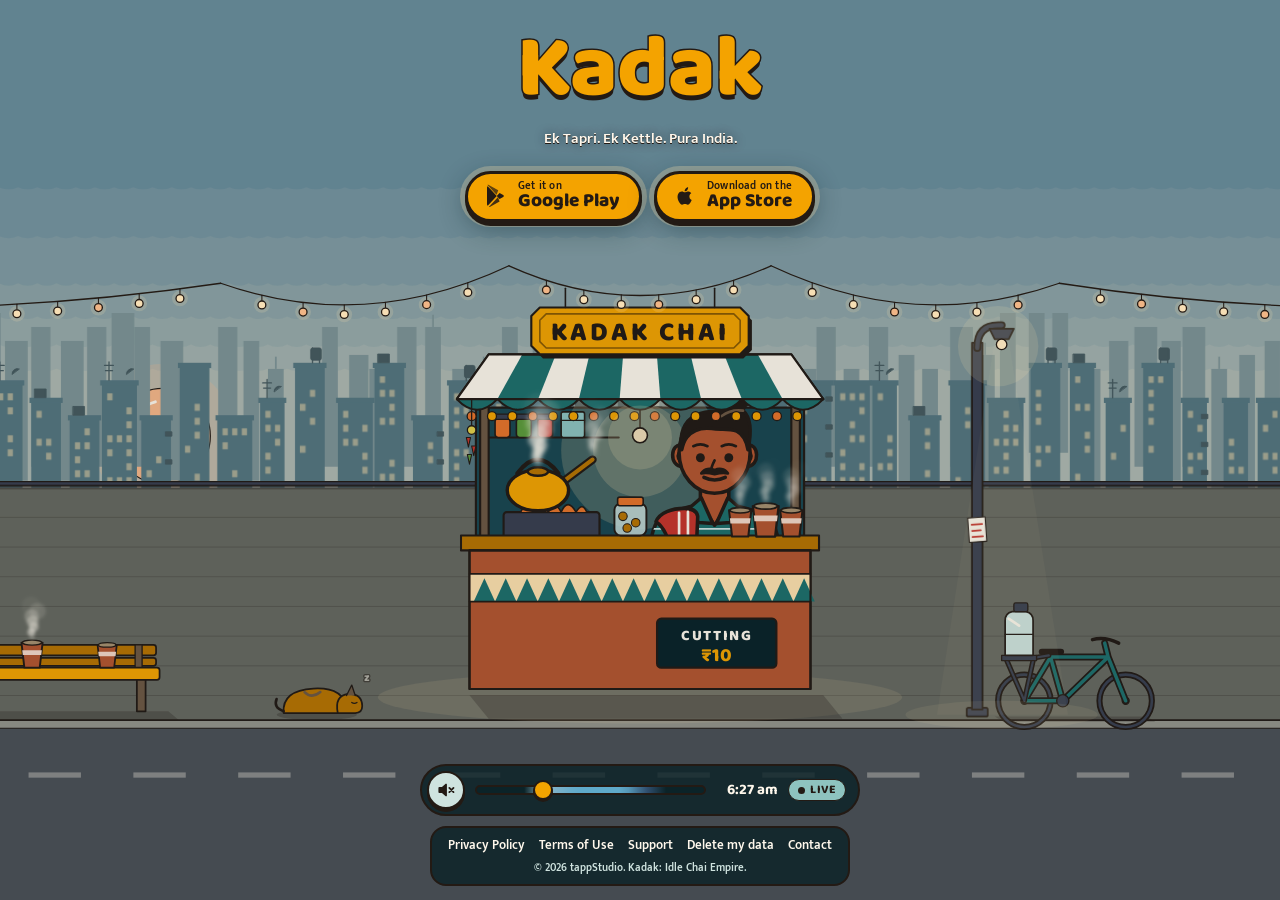
<file: open/index.html>
<!DOCTYPE html>
<html lang="en">
<head>
<meta charset="utf-8">
<meta name="viewport" content="width=device-width, initial-scale=1, viewport-fit=cover">
<title>Kadak: Idle Chai Empire</title>
<meta name="robots" content="noindex">
<meta name="theme-color" content="#12343B">
<link rel="icon" href="/assets/favicon-48.png">
<!-- A link into the game. With Kadak installed, iOS (universal link) and
     Android (verified App Link) open the app instead of this page; without
     it, send the player to their store, or to the landing page elsewhere. -->
<script>
  (function () {
    var ua = navigator.userAgent || '';
    var ios = /iPhone|iPad|iPod/.test(ua) || (/Macintosh/.test(ua) && navigator.maxTouchPoints > 1);
    var to = ios ? 'https://apps.apple.com/app/id6821840374'
      : /Android/.test(ua) ? 'https://play.google.com/store/apps/details?id=in.tappstudio.kadakchai'
      : '/';
    location.replace(to);
  })();
</script>
<style>
  body { margin: 0; min-height: 100vh; display: grid; place-items: center; background: #12343B; color: #FFF8EC; font: 18px/1.5 system-ui, sans-serif; text-align: center; }
  a { color: #F4A300; }
</style>
</head>
<body>
<p>Opening Kadak&hellip;<br><a href="/">Get Kadak: Idle Chai Empire</a></p>
</body>
</html>
</file>
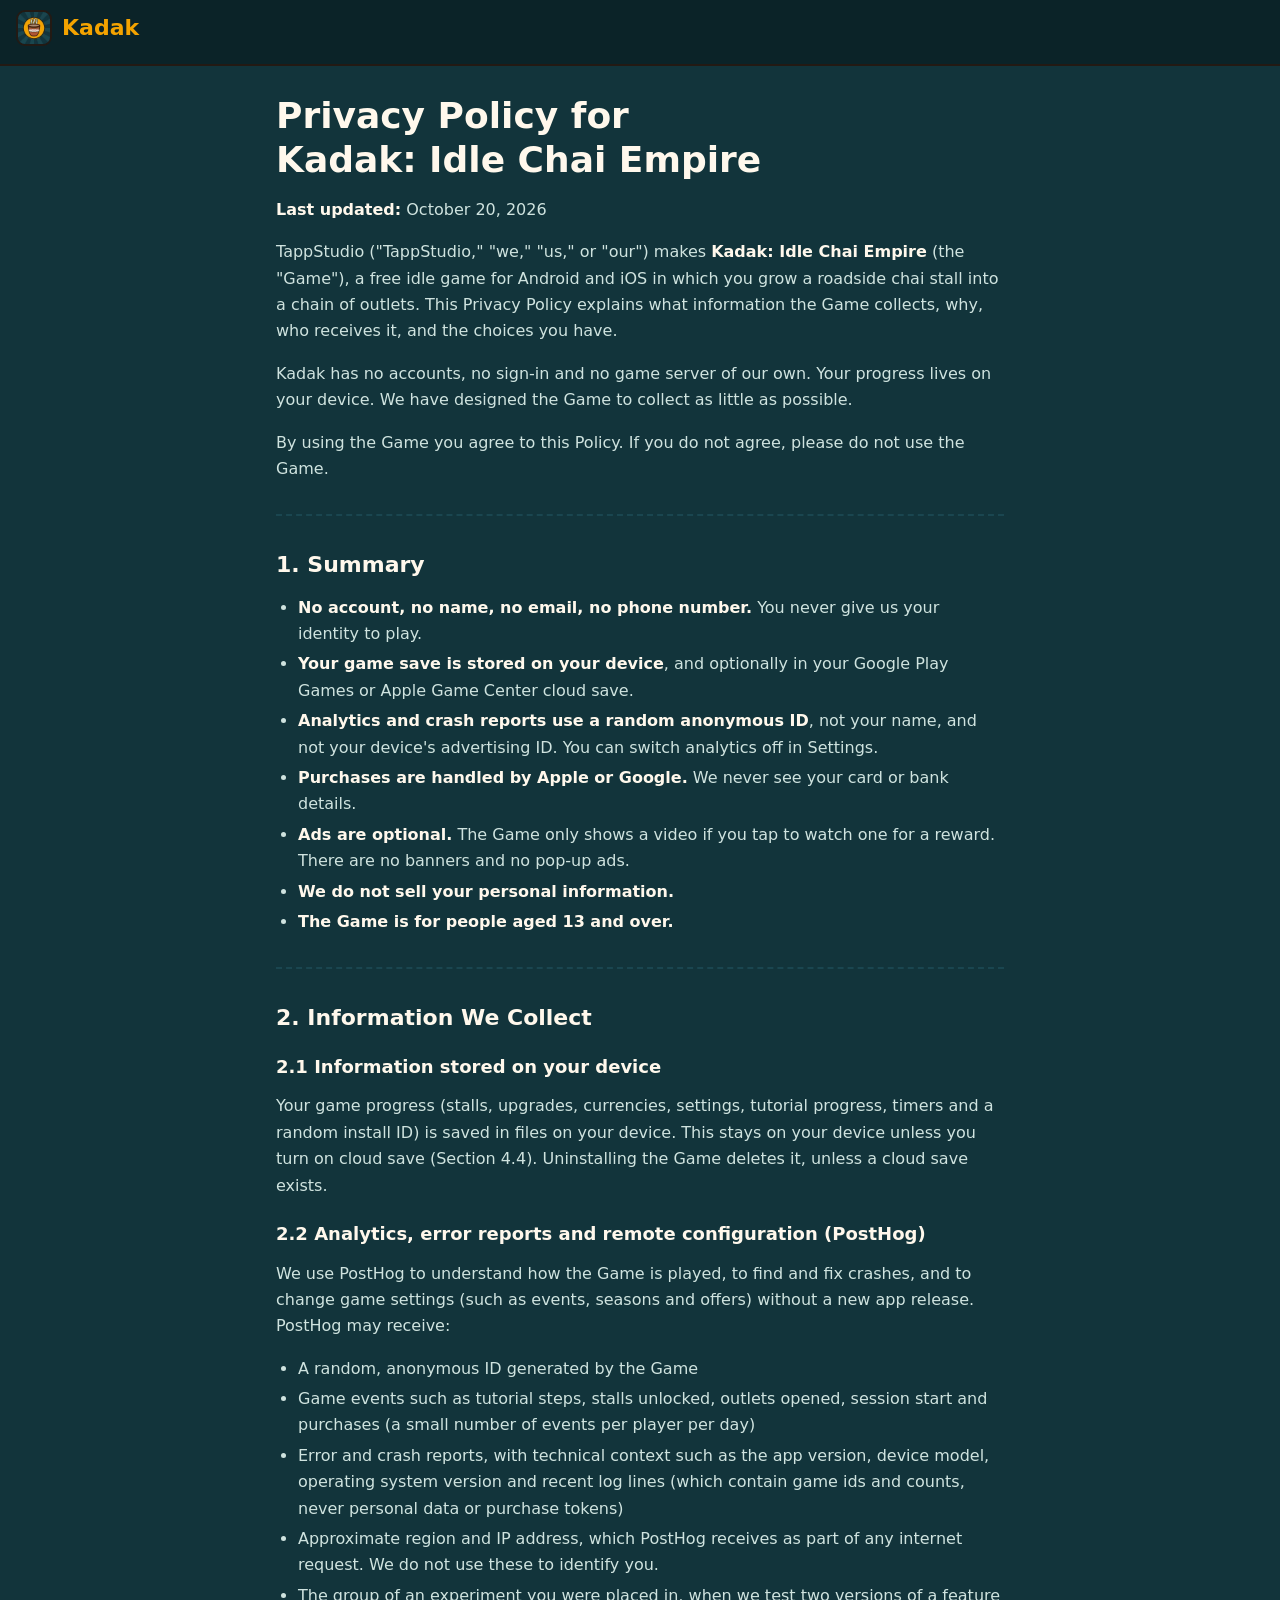
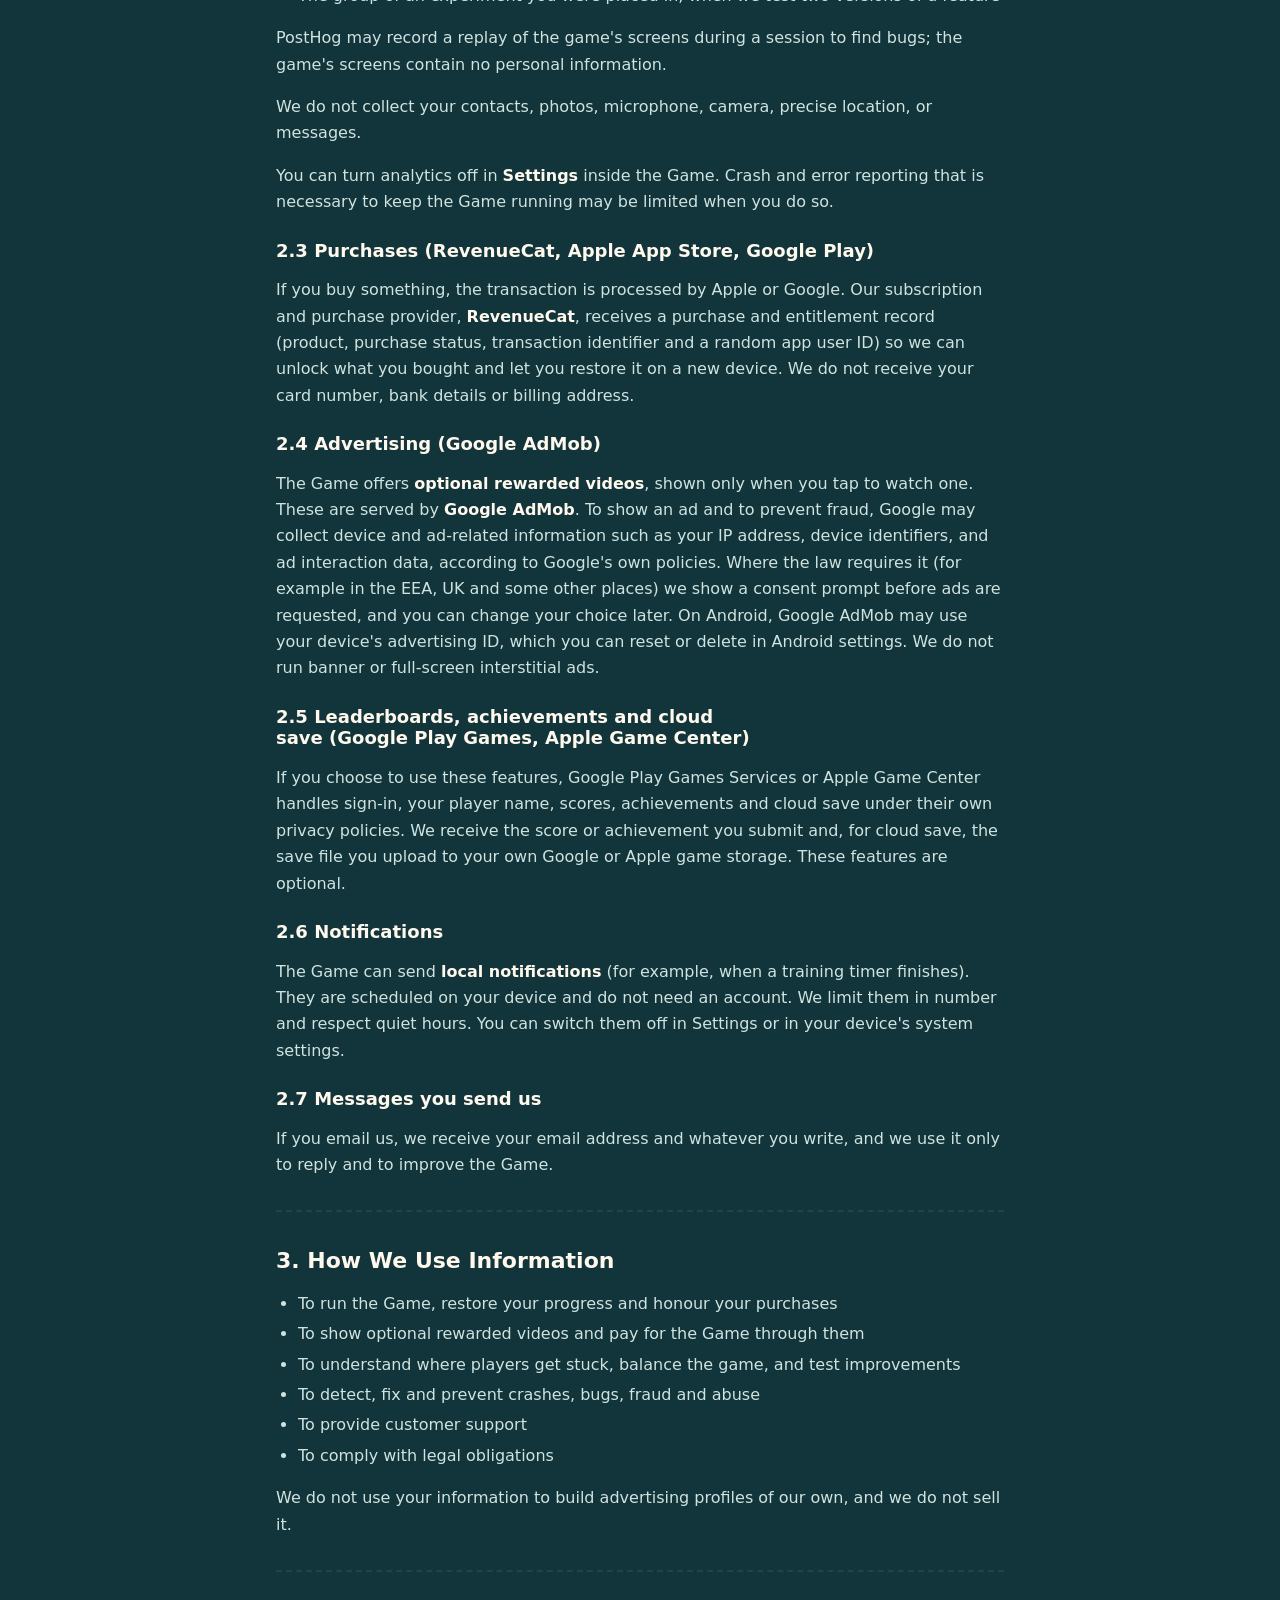
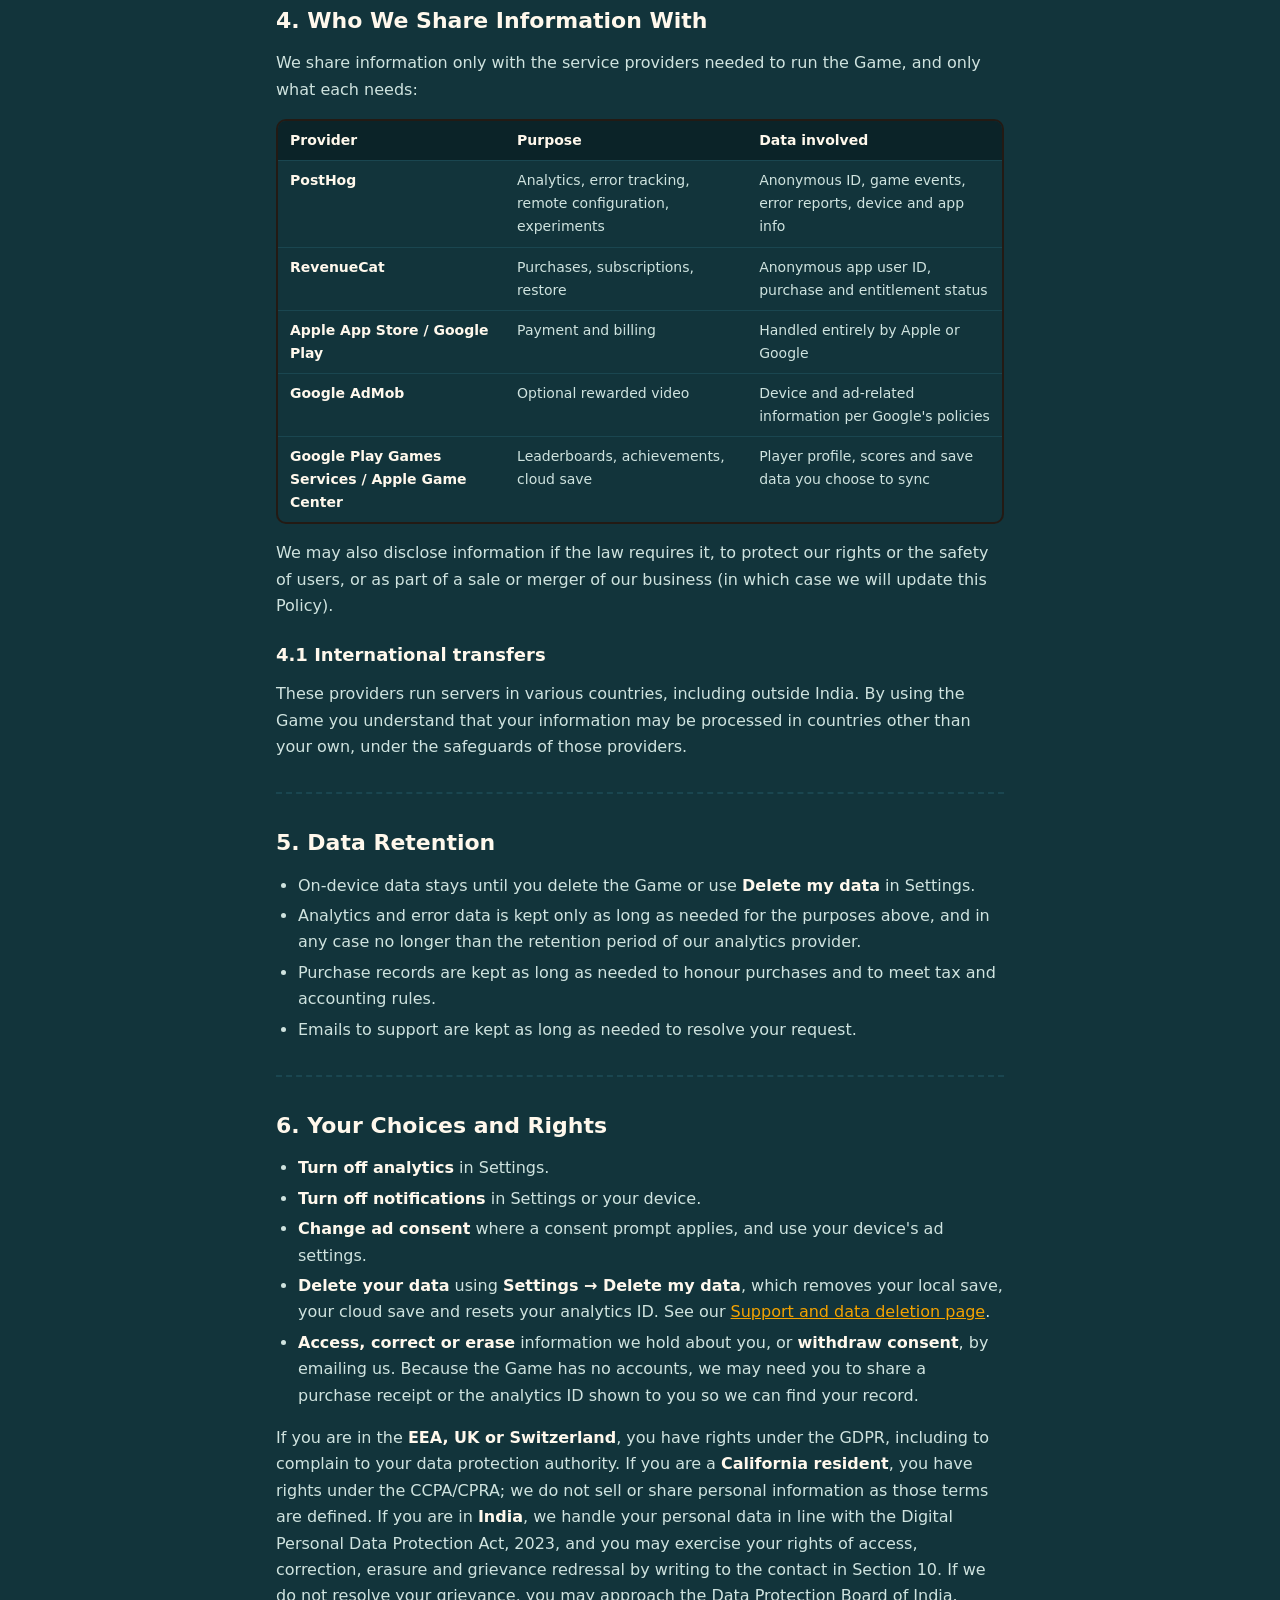
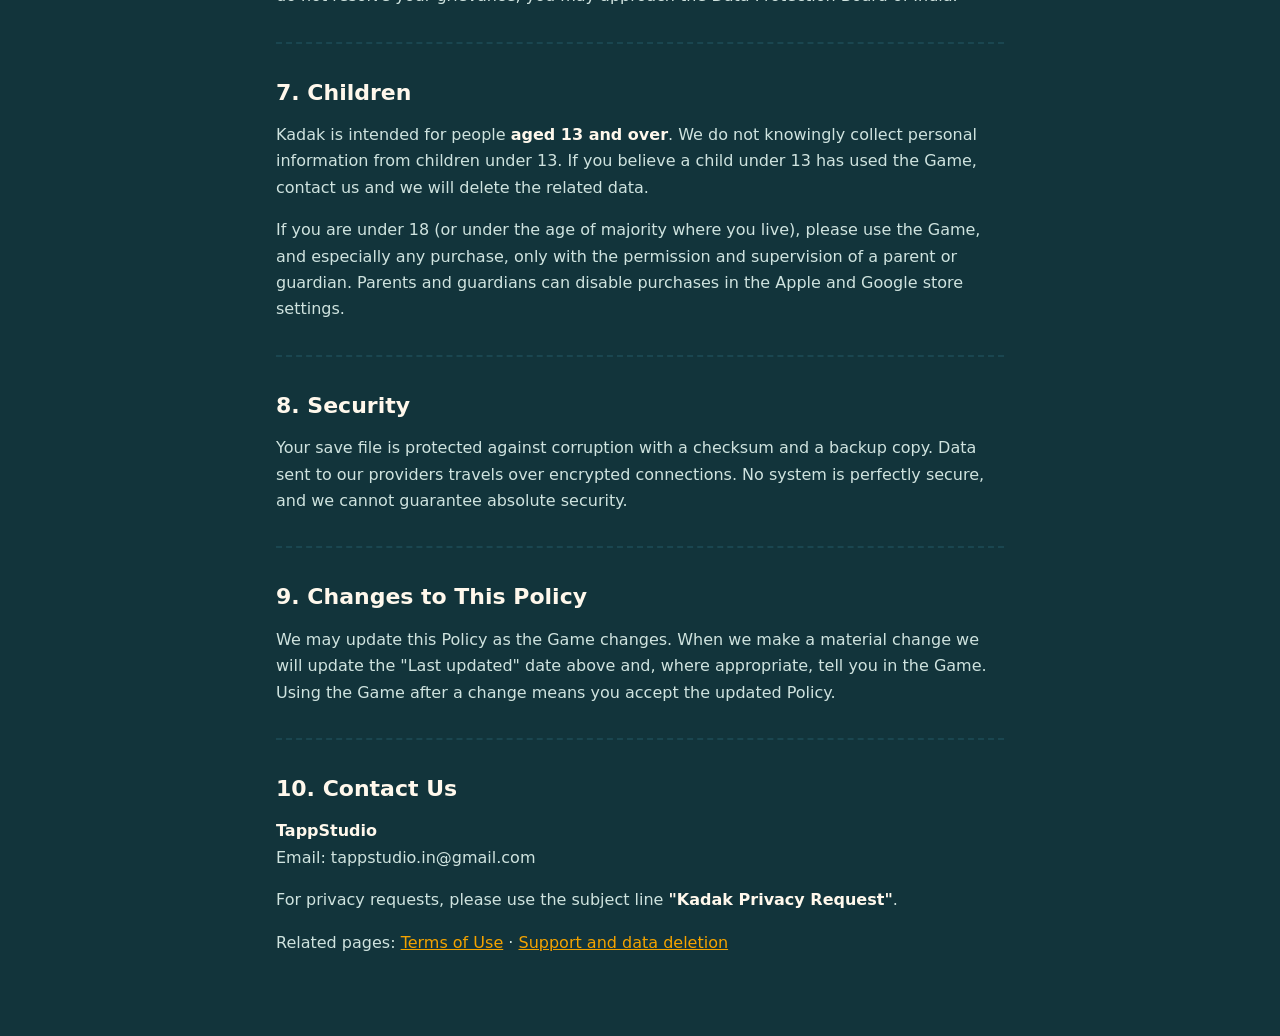
<file: privacy-policy/index.html>
<!DOCTYPE html>
<html lang="en">
<head>
<meta charset="utf-8">
<meta name="viewport" content="width=device-width, initial-scale=1, viewport-fit=cover">
<title>Privacy Policy | Kadak</title>
<meta name="description" content="Privacy Policy for Kadak: Idle Chai Empire by TappStudio.">
<meta name="robots" content="noindex">
<link rel="canonical" href="https://kadakchai.tappstudio.in/privacy-policy/">
<meta name="theme-color" content="#12343B">
<meta name="color-scheme" content="dark">
<link rel="icon" href="/assets/favicon-48.png" sizes="48x48">
<link rel="apple-touch-icon" href="/assets/apple-touch-icon.png">
<link rel="stylesheet" href="/assets/legal.css">
</head>
<body>
<header class="bar"><a href="/"><img src="/assets/icon-96.webp" alt="" width="36" height="36">Kadak</a></header>
<main class="doc">
<h1 id="privacy-policy-for-kadak-idle-chai-empire">Privacy Policy for Kadak: Idle Chai Empire</h1>
<p><strong>Last updated:</strong> October 20, 2026</p>
<p>TappStudio ("TappStudio," "we," "us," or "our") makes <strong>Kadak: Idle Chai Empire</strong> (the "Game"), a free idle game for Android and iOS in which you grow a roadside chai stall into a chain of outlets. This Privacy Policy explains what information the Game collects, why, who receives it, and the choices you have.</p>
<p>Kadak has no accounts, no sign-in and no game server of our own. Your progress lives on your device. We have designed the Game to collect as little as possible.</p>
<p>By using the Game you agree to this Policy. If you do not agree, please do not use the Game.</p>
<hr />
<h2 id="1-summary">1. Summary</h2>
<ul>
<li><strong>No account, no name, no email, no phone number.</strong> You never give us your identity to play.</li>
<li><strong>Your game save is stored on your device</strong>, and optionally in your Google Play Games or Apple Game Center cloud save.</li>
<li><strong>Analytics and crash reports use a random anonymous ID</strong>, not your name, and not your device's advertising ID. You can switch analytics off in Settings.</li>
<li><strong>Purchases are handled by Apple or Google.</strong> We never see your card or bank details.</li>
<li><strong>Ads are optional.</strong> The Game only shows a video if you tap to watch one for a reward. There are no banners and no pop-up ads.</li>
<li><strong>We do not sell your personal information.</strong></li>
<li><strong>The Game is for people aged 13 and over.</strong></li>
</ul>
<hr />
<h2 id="2-information-we-collect">2. Information We Collect</h2>
<h3 id="21-information-stored-on-your-device">2.1 Information stored on your device</h3>
<p>Your game progress (stalls, upgrades, currencies, settings, tutorial progress, timers and a random install ID) is saved in files on your device. This stays on your device unless you turn on cloud save (Section 4.4). Uninstalling the Game deletes it, unless a cloud save exists.</p>
<h3 id="22-analytics-error-reports-and-remote-configuration-posthog">2.2 Analytics, error reports and remote configuration (PostHog)</h3>
<p>We use PostHog to understand how the Game is played, to find and fix crashes, and to change game settings (such as events, seasons and offers) without a new app release. PostHog may receive:</p>
<ul>
<li>A random, anonymous ID generated by the Game</li>
<li>Game events such as tutorial steps, stalls unlocked, outlets opened, session start and purchases (a small number of events per player per day)</li>
<li>Error and crash reports, with technical context such as the app version, device model, operating system version and recent log lines (which contain game ids and counts, never personal data or purchase tokens)</li>
<li>Approximate region and IP address, which PostHog receives as part of any internet request. We do not use these to identify you.</li>
<li>The group of an experiment you were placed in, when we test two versions of a feature</li>
</ul>
<p>PostHog may record a replay of the game's screens during a session to find bugs; the game's screens contain no personal information.</p>
<p>We do not collect your contacts, photos, microphone, camera, precise location, or messages.</p>
<p>You can turn analytics off in <strong>Settings</strong> inside the Game. Crash and error reporting that is necessary to keep the Game running may be limited when you do so.</p>
<h3 id="23-purchases-revenuecat-apple-app-store-google-play">2.3 Purchases (RevenueCat, Apple App Store, Google Play)</h3>
<p>If you buy something, the transaction is processed by Apple or Google. Our subscription and purchase provider, <strong>RevenueCat</strong>, receives a purchase and entitlement record (product, purchase status, transaction identifier and a random app user ID) so we can unlock what you bought and let you restore it on a new device. We do not receive your card number, bank details or billing address.</p>
<h3 id="24-advertising-google-admob">2.4 Advertising (Google AdMob)</h3>
<p>The Game offers <strong>optional rewarded videos</strong>, shown only when you tap to watch one. These are served by <strong>Google AdMob</strong>. To show an ad and to prevent fraud, Google may collect device and ad-related information such as your IP address, device identifiers, and ad interaction data, according to Google's own policies. Where the law requires it (for example in the EEA, UK and some other places) we show a consent prompt before ads are requested, and you can change your choice later. On Android, Google AdMob may use your device's advertising ID, which you can reset or delete in Android settings. We do not run banner or full-screen interstitial ads.</p>
<h3 id="25-leaderboards-achievements-and-cloud-save-google-play-games-apple-game-center">2.5 Leaderboards, achievements and cloud save (Google Play Games, Apple Game Center)</h3>
<p>If you choose to use these features, Google Play Games Services or Apple Game Center handles sign-in, your player name, scores, achievements and cloud save under their own privacy policies. We receive the score or achievement you submit and, for cloud save, the save file you upload to your own Google or Apple game storage. These features are optional.</p>
<h3 id="26-notifications">2.6 Notifications</h3>
<p>The Game can send <strong>local notifications</strong> (for example, when a training timer finishes). They are scheduled on your device and do not need an account. We limit them in number and respect quiet hours. You can switch them off in Settings or in your device's system settings.</p>
<h3 id="27-messages-you-send-us">2.7 Messages you send us</h3>
<p>If you email us, we receive your email address and whatever you write, and we use it only to reply and to improve the Game.</p>
<hr />
<h2 id="3-how-we-use-information">3. How We Use Information</h2>
<ul>
<li>To run the Game, restore your progress and honour your purchases</li>
<li>To show optional rewarded videos and pay for the Game through them</li>
<li>To understand where players get stuck, balance the game, and test improvements</li>
<li>To detect, fix and prevent crashes, bugs, fraud and abuse</li>
<li>To provide customer support</li>
<li>To comply with legal obligations</li>
</ul>
<p>We do not use your information to build advertising profiles of our own, and we do not sell it.</p>
<hr />
<h2 id="4-who-we-share-information-with">4. Who We Share Information With</h2>
<p>We share information only with the service providers needed to run the Game, and only what each needs:</p>
<div class="table"><table>
<thead>
<tr>
<th>Provider</th>
<th>Purpose</th>
<th>Data involved</th>
</tr>
</thead>
<tbody>
<tr>
<td><strong>PostHog</strong></td>
<td>Analytics, error tracking, remote configuration, experiments</td>
<td>Anonymous ID, game events, error reports, device and app info</td>
</tr>
<tr>
<td><strong>RevenueCat</strong></td>
<td>Purchases, subscriptions, restore</td>
<td>Anonymous app user ID, purchase and entitlement status</td>
</tr>
<tr>
<td><strong>Apple App Store / Google Play</strong></td>
<td>Payment and billing</td>
<td>Handled entirely by Apple or Google</td>
</tr>
<tr>
<td><strong>Google AdMob</strong></td>
<td>Optional rewarded video</td>
<td>Device and ad-related information per Google's policies</td>
</tr>
<tr>
<td><strong>Google Play Games Services / Apple Game Center</strong></td>
<td>Leaderboards, achievements, cloud save</td>
<td>Player profile, scores and save data you choose to sync</td>
</tr>
</tbody>
</table></div>
<p>We may also disclose information if the law requires it, to protect our rights or the safety of users, or as part of a sale or merger of our business (in which case we will update this Policy).</p>
<h3 id="41-international-transfers">4.1 International transfers</h3>
<p>These providers run servers in various countries, including outside India. By using the Game you understand that your information may be processed in countries other than your own, under the safeguards of those providers.</p>
<hr />
<h2 id="5-data-retention">5. Data Retention</h2>
<ul>
<li>On-device data stays until you delete the Game or use <strong>Delete my data</strong> in Settings.</li>
<li>Analytics and error data is kept only as long as needed for the purposes above, and in any case no longer than the retention period of our analytics provider.</li>
<li>Purchase records are kept as long as needed to honour purchases and to meet tax and accounting rules.</li>
<li>Emails to support are kept as long as needed to resolve your request.</li>
</ul>
<hr />
<h2 id="6-your-choices-and-rights">6. Your Choices and Rights</h2>
<ul>
<li><strong>Turn off analytics</strong> in Settings.</li>
<li><strong>Turn off notifications</strong> in Settings or your device.</li>
<li><strong>Change ad consent</strong> where a consent prompt applies, and use your device's ad settings.</li>
<li><strong>Delete your data</strong> using <strong>Settings → Delete my data</strong>, which removes your local save, your cloud save and resets your analytics ID. See our <a href="https://kadakchai.tappstudio.in/support/">Support and data deletion page</a>.</li>
<li><strong>Access, correct or erase</strong> information we hold about you, or <strong>withdraw consent</strong>, by emailing us. Because the Game has no accounts, we may need you to share a purchase receipt or the analytics ID shown to you so we can find your record.</li>
</ul>
<p>If you are in the <strong>EEA, UK or Switzerland</strong>, you have rights under the GDPR, including to complain to your data protection authority. If you are a <strong>California resident</strong>, you have rights under the CCPA/CPRA; we do not sell or share personal information as those terms are defined. If you are in <strong>India</strong>, we handle your personal data in line with the Digital Personal Data Protection Act, 2023, and you may exercise your rights of access, correction, erasure and grievance redressal by writing to the contact in Section 10. If we do not resolve your grievance, you may approach the Data Protection Board of India.</p>
<hr />
<h2 id="7-children">7. Children</h2>
<p>Kadak is intended for people <strong>aged 13 and over</strong>. We do not knowingly collect personal information from children under 13. If you believe a child under 13 has used the Game, contact us and we will delete the related data.</p>
<p>If you are under 18 (or under the age of majority where you live), please use the Game, and especially any purchase, only with the permission and supervision of a parent or guardian. Parents and guardians can disable purchases in the Apple and Google store settings.</p>
<hr />
<h2 id="8-security">8. Security</h2>
<p>Your save file is protected against corruption with a checksum and a backup copy. Data sent to our providers travels over encrypted connections. No system is perfectly secure, and we cannot guarantee absolute security.</p>
<hr />
<h2 id="9-changes-to-this-policy">9. Changes to This Policy</h2>
<p>We may update this Policy as the Game changes. When we make a material change we will update the "Last updated" date above and, where appropriate, tell you in the Game. Using the Game after a change means you accept the updated Policy.</p>
<hr />
<h2 id="10-contact-us">10. Contact Us</h2>
<p><strong>TappStudio</strong><br />
Email: tappstudio.in@gmail.com</p>
<p>For privacy requests, please use the subject line <strong>"Kadak Privacy Request"</strong>.</p>
<p>Related pages: <a href="https://kadakchai.tappstudio.in/terms/">Terms of Use</a> · <a href="https://kadakchai.tappstudio.in/support/">Support and data deletion</a></p>
</main>
</body>
</html>
</file>
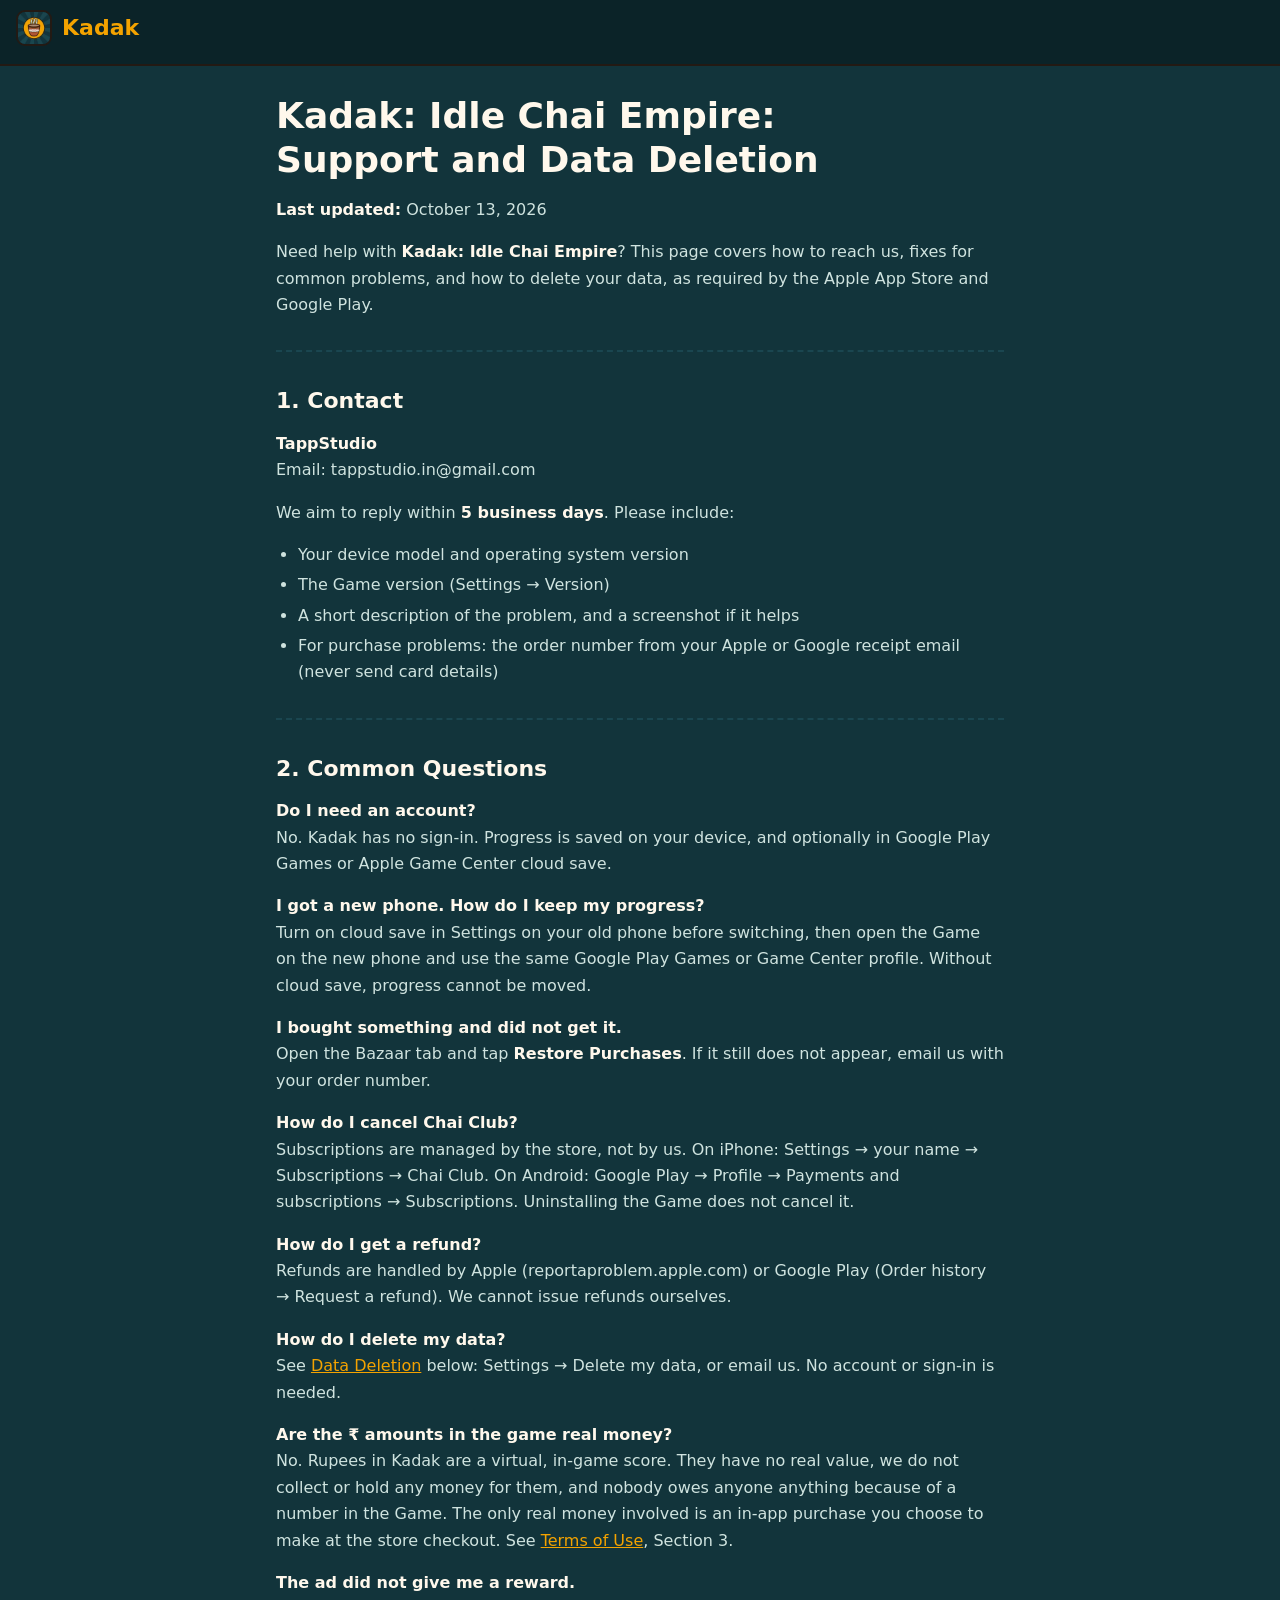
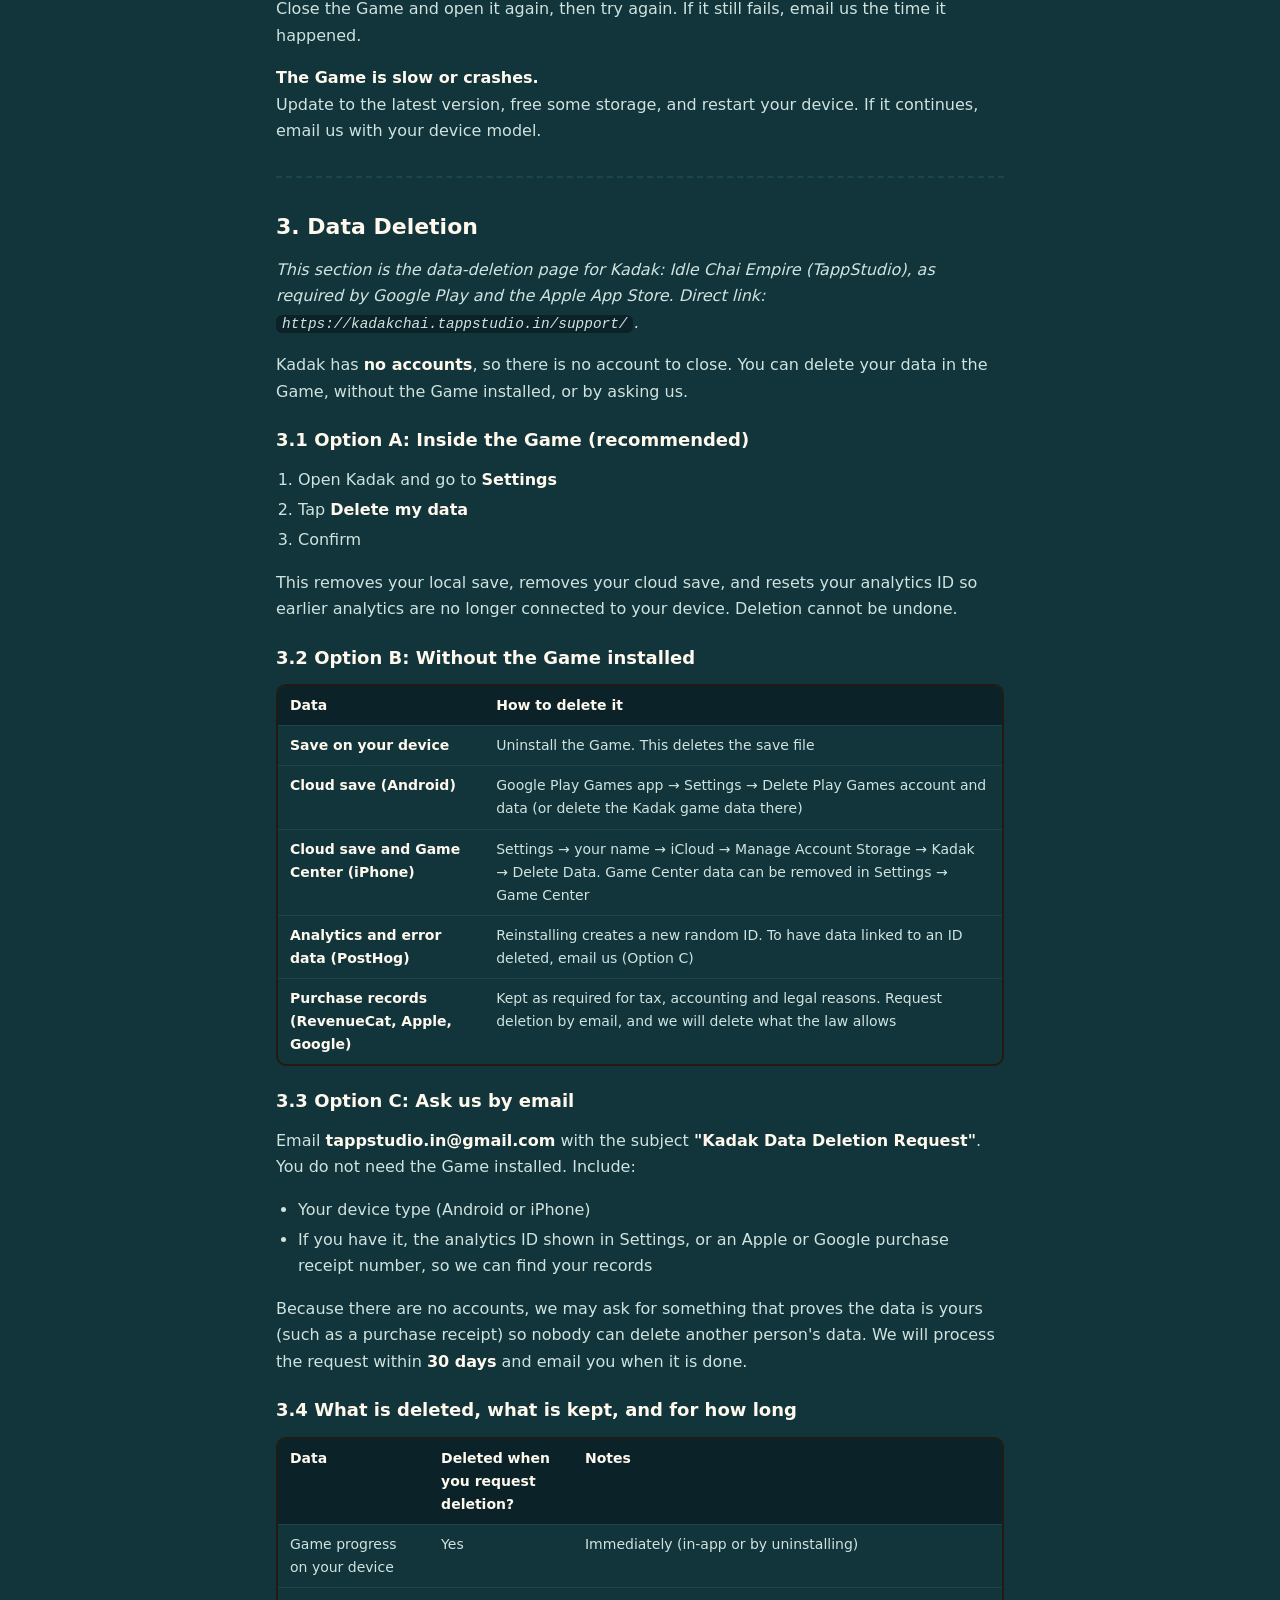
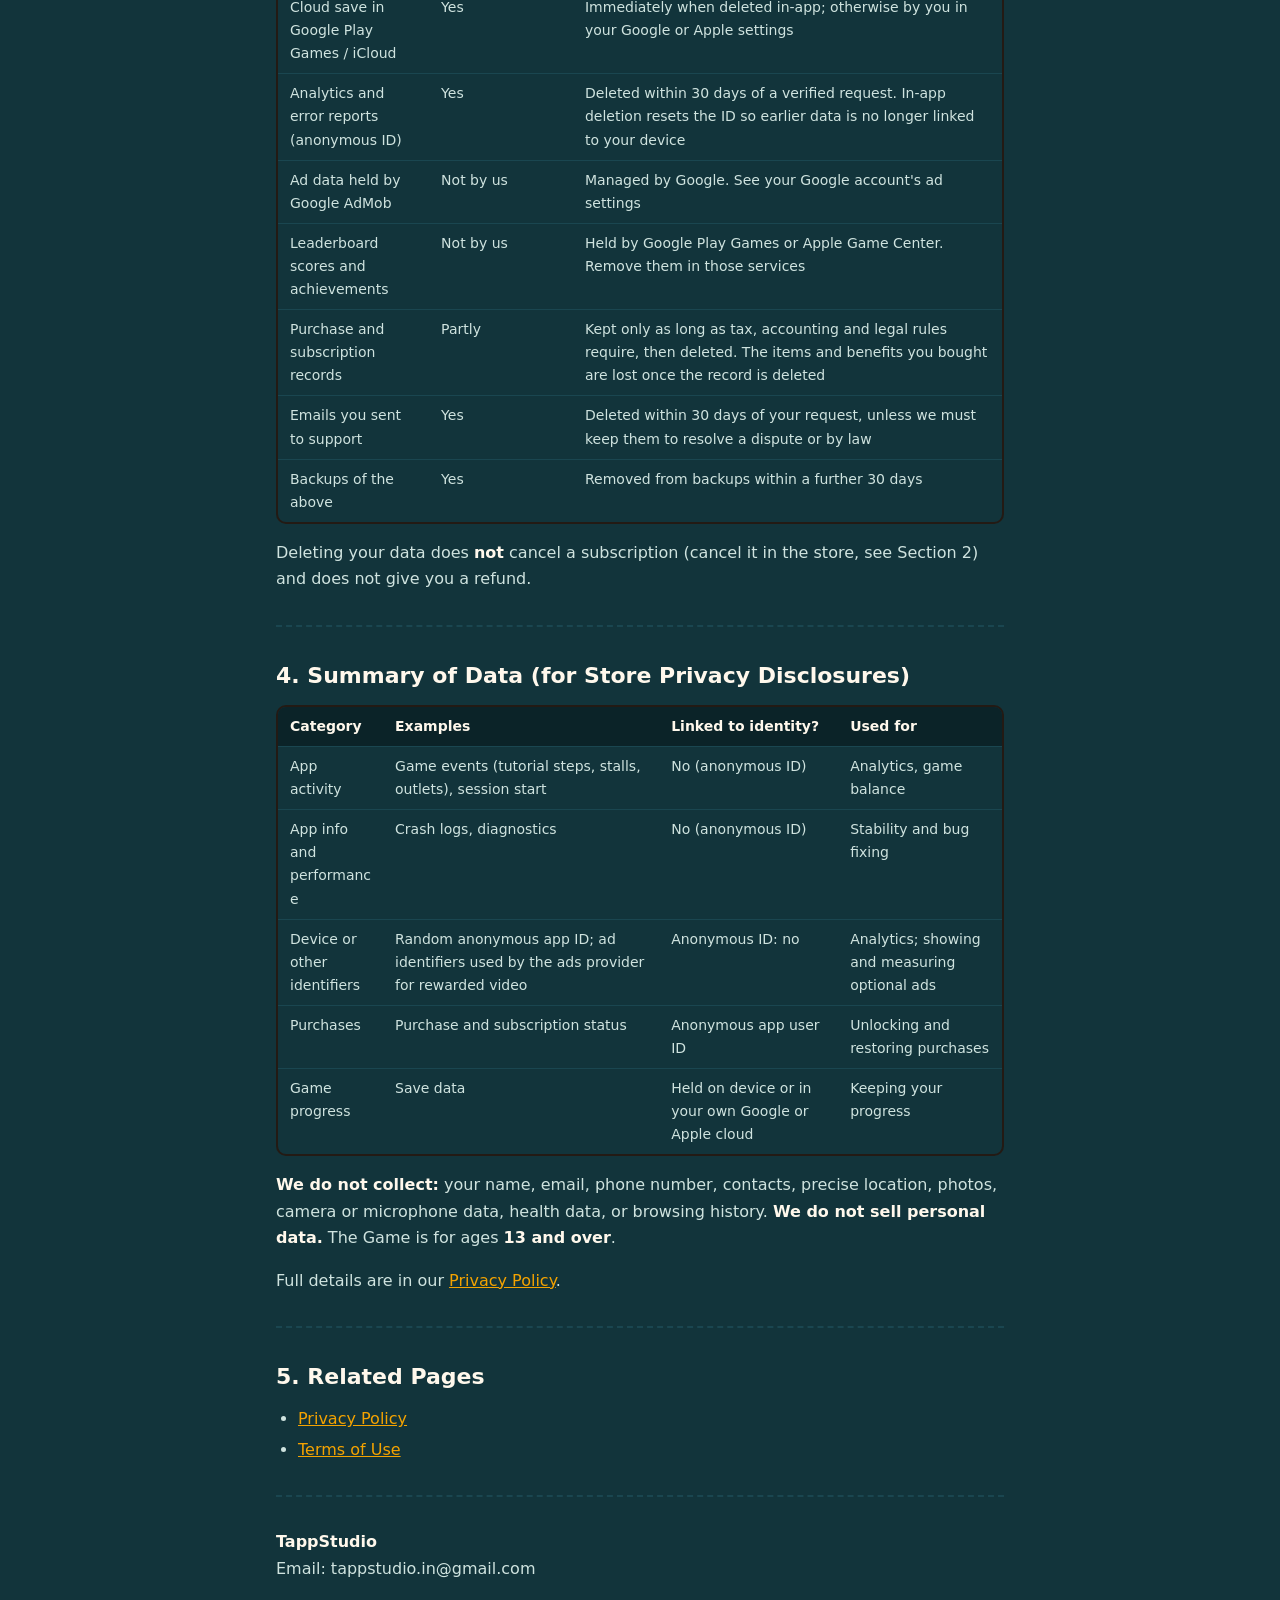
<file: support/index.html>
<!DOCTYPE html>
<html lang="en">
<head>
<meta charset="utf-8">
<meta name="viewport" content="width=device-width, initial-scale=1, viewport-fit=cover">
<title>Support and Data Deletion | Kadak</title>
<meta name="description" content="Support and Data Deletion for Kadak: Idle Chai Empire by TappStudio.">
<meta name="robots" content="noindex">
<link rel="canonical" href="https://kadakchai.tappstudio.in/support/">
<meta name="theme-color" content="#12343B">
<meta name="color-scheme" content="dark">
<link rel="icon" href="/assets/favicon-48.png" sizes="48x48">
<link rel="apple-touch-icon" href="/assets/apple-touch-icon.png">
<link rel="stylesheet" href="/assets/legal.css">
</head>
<body>
<header class="bar"><a href="/"><img src="/assets/icon-96.webp" alt="" width="36" height="36">Kadak</a></header>
<main class="doc">
<h1 id="kadak-idle-chai-empire-support-and-data-deletion">Kadak: Idle Chai Empire: Support and Data Deletion</h1>
<p><strong>Last updated:</strong> October 13, 2026</p>
<p>Need help with <strong>Kadak: Idle Chai Empire</strong>? This page covers how to reach us, fixes for common problems, and how to delete your data, as required by the Apple App Store and Google Play.</p>
<hr />
<h2 id="1-contact">1. Contact</h2>
<p><strong>TappStudio</strong><br />
Email: tappstudio.in@gmail.com</p>
<p>We aim to reply within <strong>5 business days</strong>. Please include:</p>
<ul>
<li>Your device model and operating system version</li>
<li>The Game version (Settings → Version)</li>
<li>A short description of the problem, and a screenshot if it helps</li>
<li>For purchase problems: the order number from your Apple or Google receipt email (never send card details)</li>
</ul>
<hr />
<h2 id="2-common-questions">2. Common Questions</h2>
<p><strong>Do I need an account?</strong><br />
No. Kadak has no sign-in. Progress is saved on your device, and optionally in Google Play Games or Apple Game Center cloud save.</p>
<p><strong>I got a new phone. How do I keep my progress?</strong><br />
Turn on cloud save in Settings on your old phone before switching, then open the Game on the new phone and use the same Google Play Games or Game Center profile. Without cloud save, progress cannot be moved.</p>
<p><strong>I bought something and did not get it.</strong><br />
Open the Bazaar tab and tap <strong>Restore Purchases</strong>. If it still does not appear, email us with your order number.</p>
<p><strong>How do I cancel Chai Club?</strong><br />
Subscriptions are managed by the store, not by us. On iPhone: Settings → your name → Subscriptions → Chai Club. On Android: Google Play → Profile → Payments and subscriptions → Subscriptions. Uninstalling the Game does not cancel it.</p>
<p><strong>How do I get a refund?</strong><br />
Refunds are handled by Apple (reportaproblem.apple.com) or Google Play (Order history → Request a refund). We cannot issue refunds ourselves.</p>
<p><strong>How do I delete my data?</strong><br />
See <a href="#3-data-deletion">Data Deletion</a> below: Settings → Delete my data, or email us. No account or sign-in is needed.</p>
<p><strong>Are the ₹ amounts in the game real money?</strong><br />
No. Rupees in Kadak are a virtual, in-game score. They have no real value, we do not collect or hold any money for them, and nobody owes anyone anything because of a number in the Game. The only real money involved is an in-app purchase you choose to make at the store checkout. See <a href="https://kadakchai.tappstudio.in/terms/">Terms of Use</a>, Section 3.</p>
<p><strong>The ad did not give me a reward.</strong><br />
Close the Game and open it again, then try again. If it still fails, email us the time it happened.</p>
<p><strong>The Game is slow or crashes.</strong><br />
Update to the latest version, free some storage, and restart your device. If it continues, email us with your device model.</p>
<hr />
<h2 id="3-data-deletion">3. Data Deletion</h2>
<p><em>This section is the data-deletion page for Kadak: Idle Chai Empire (TappStudio), as required by Google Play and the Apple App Store. Direct link: <code>https://kadakchai.tappstudio.in/support/</code>.</em></p>
<p>Kadak has <strong>no accounts</strong>, so there is no account to close. You can delete your data in the Game, without the Game installed, or by asking us.</p>
<h3 id="31-option-a-inside-the-game-recommended">3.1 Option A: Inside the Game (recommended)</h3>
<ol>
<li>Open Kadak and go to <strong>Settings</strong></li>
<li>Tap <strong>Delete my data</strong></li>
<li>Confirm</li>
</ol>
<p>This removes your local save, removes your cloud save, and resets your analytics ID so earlier analytics are no longer connected to your device. Deletion cannot be undone.</p>
<h3 id="32-option-b-without-the-game-installed">3.2 Option B: Without the Game installed</h3>
<div class="table"><table>
<thead>
<tr>
<th>Data</th>
<th>How to delete it</th>
</tr>
</thead>
<tbody>
<tr>
<td><strong>Save on your device</strong></td>
<td>Uninstall the Game. This deletes the save file</td>
</tr>
<tr>
<td><strong>Cloud save (Android)</strong></td>
<td>Google Play Games app → Settings → Delete Play Games account and data (or delete the Kadak game data there)</td>
</tr>
<tr>
<td><strong>Cloud save and Game Center (iPhone)</strong></td>
<td>Settings → your name → iCloud → Manage Account Storage → Kadak → Delete Data. Game Center data can be removed in Settings → Game Center</td>
</tr>
<tr>
<td><strong>Analytics and error data (PostHog)</strong></td>
<td>Reinstalling creates a new random ID. To have data linked to an ID deleted, email us (Option C)</td>
</tr>
<tr>
<td><strong>Purchase records (RevenueCat, Apple, Google)</strong></td>
<td>Kept as required for tax, accounting and legal reasons. Request deletion by email, and we will delete what the law allows</td>
</tr>
</tbody>
</table></div>
<h3 id="33-option-c-ask-us-by-email">3.3 Option C: Ask us by email</h3>
<p>Email <strong>tappstudio.in@gmail.com</strong> with the subject <strong>"Kadak Data Deletion Request"</strong>. You do not need the Game installed. Include:</p>
<ul>
<li>Your device type (Android or iPhone)</li>
<li>If you have it, the analytics ID shown in Settings, or an Apple or Google purchase receipt number, so we can find your records</li>
</ul>
<p>Because there are no accounts, we may ask for something that proves the data is yours (such as a purchase receipt) so nobody can delete another person's data. We will process the request within <strong>30 days</strong> and email you when it is done.</p>
<h3 id="34-what-is-deleted-what-is-kept-and-for-how-long">3.4 What is deleted, what is kept, and for how long</h3>
<div class="table"><table>
<thead>
<tr>
<th>Data</th>
<th>Deleted when you request deletion?</th>
<th>Notes</th>
</tr>
</thead>
<tbody>
<tr>
<td>Game progress on your device</td>
<td>Yes</td>
<td>Immediately (in-app or by uninstalling)</td>
</tr>
<tr>
<td>Cloud save in Google Play Games / iCloud</td>
<td>Yes</td>
<td>Immediately when deleted in-app; otherwise by you in your Google or Apple settings</td>
</tr>
<tr>
<td>Analytics and error reports (anonymous ID)</td>
<td>Yes</td>
<td>Deleted within 30 days of a verified request. In-app deletion resets the ID so earlier data is no longer linked to your device</td>
</tr>
<tr>
<td>Ad data held by Google AdMob</td>
<td>Not by us</td>
<td>Managed by Google. See your Google account's ad settings</td>
</tr>
<tr>
<td>Leaderboard scores and achievements</td>
<td>Not by us</td>
<td>Held by Google Play Games or Apple Game Center. Remove them in those services</td>
</tr>
<tr>
<td>Purchase and subscription records</td>
<td>Partly</td>
<td>Kept only as long as tax, accounting and legal rules require, then deleted. The items and benefits you bought are lost once the record is deleted</td>
</tr>
<tr>
<td>Emails you sent to support</td>
<td>Yes</td>
<td>Deleted within 30 days of your request, unless we must keep them to resolve a dispute or by law</td>
</tr>
<tr>
<td>Backups of the above</td>
<td>Yes</td>
<td>Removed from backups within a further 30 days</td>
</tr>
</tbody>
</table></div>
<p>Deleting your data does <strong>not</strong> cancel a subscription (cancel it in the store, see Section 2) and does not give you a refund.</p>
<hr />
<h2 id="4-summary-of-data-for-store-privacy-disclosures">4. Summary of Data (for Store Privacy Disclosures)</h2>
<div class="table"><table>
<thead>
<tr>
<th>Category</th>
<th>Examples</th>
<th>Linked to identity?</th>
<th>Used for</th>
</tr>
</thead>
<tbody>
<tr>
<td>App activity</td>
<td>Game events (tutorial steps, stalls, outlets), session start</td>
<td>No (anonymous ID)</td>
<td>Analytics, game balance</td>
</tr>
<tr>
<td>App info and performance</td>
<td>Crash logs, diagnostics</td>
<td>No (anonymous ID)</td>
<td>Stability and bug fixing</td>
</tr>
<tr>
<td>Device or other identifiers</td>
<td>Random anonymous app ID; ad identifiers used by the ads provider for rewarded video</td>
<td>Anonymous ID: no</td>
<td>Analytics; showing and measuring optional ads</td>
</tr>
<tr>
<td>Purchases</td>
<td>Purchase and subscription status</td>
<td>Anonymous app user ID</td>
<td>Unlocking and restoring purchases</td>
</tr>
<tr>
<td>Game progress</td>
<td>Save data</td>
<td>Held on device or in your own Google or Apple cloud</td>
<td>Keeping your progress</td>
</tr>
</tbody>
</table></div>
<p><strong>We do not collect:</strong> your name, email, phone number, contacts, precise location, photos, camera or microphone data, health data, or browsing history. <strong>We do not sell personal data.</strong> The Game is for ages <strong>13 and over</strong>.</p>
<p>Full details are in our <a href="https://kadakchai.tappstudio.in/privacy-policy/">Privacy Policy</a>.</p>
<hr />
<h2 id="5-related-pages">5. Related Pages</h2>
<ul>
<li><a href="https://kadakchai.tappstudio.in/privacy-policy/">Privacy Policy</a></li>
<li><a href="https://kadakchai.tappstudio.in/terms/">Terms of Use</a></li>
</ul>
<hr />
<p><strong>TappStudio</strong><br />
Email: tappstudio.in@gmail.com</p>
</main>
</body>
</html>
</file>
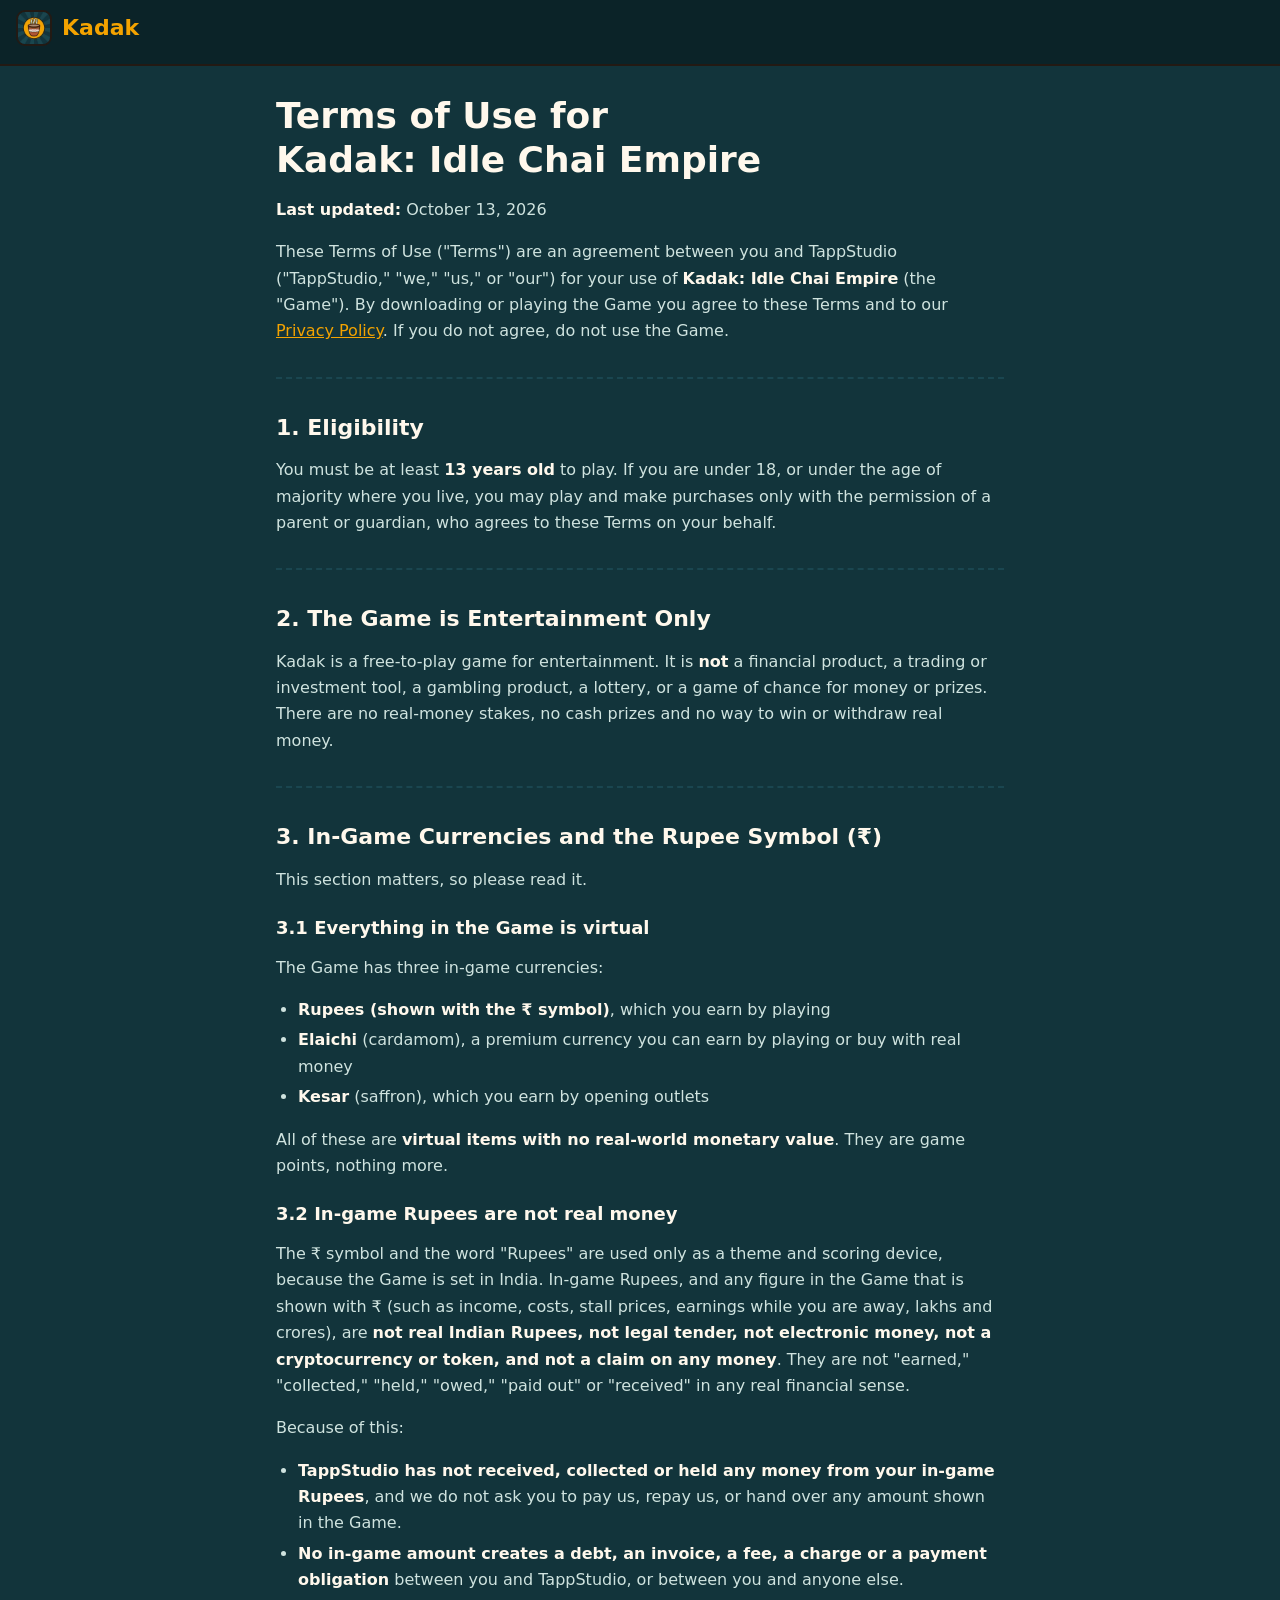
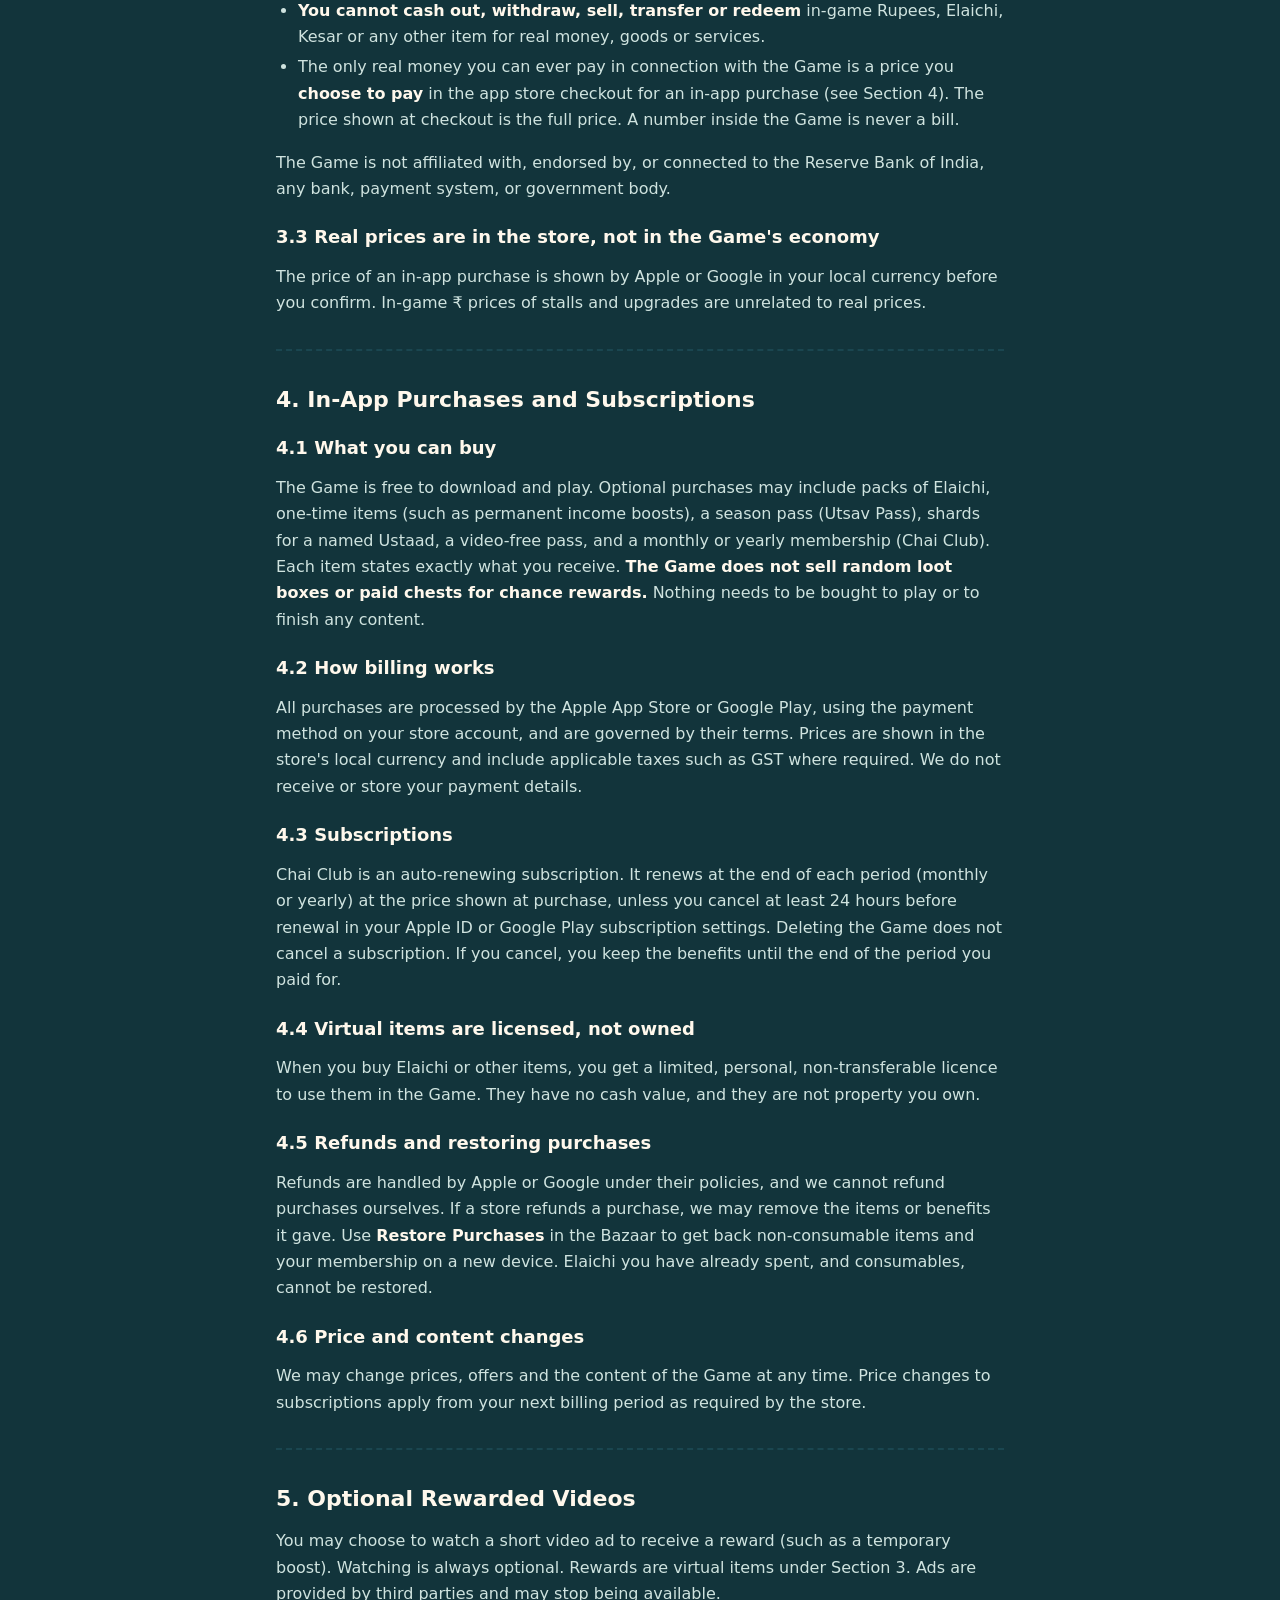
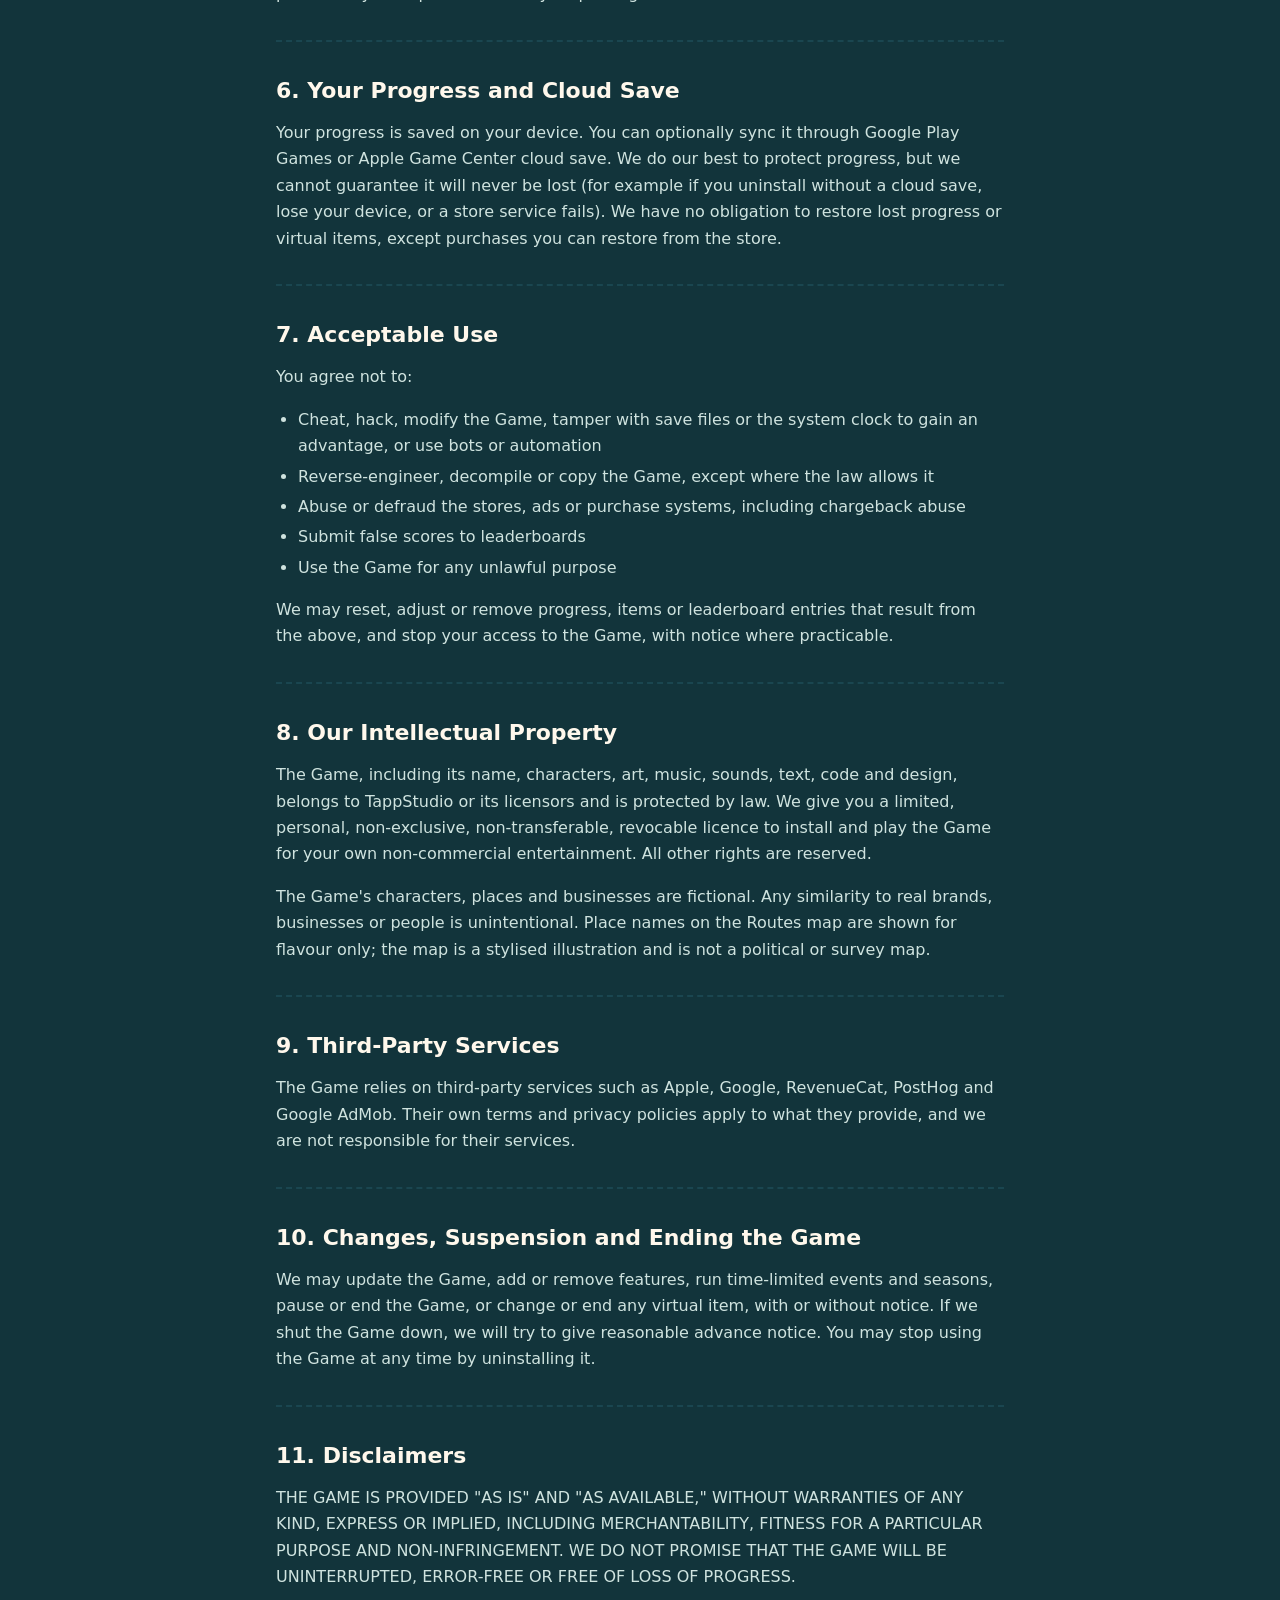
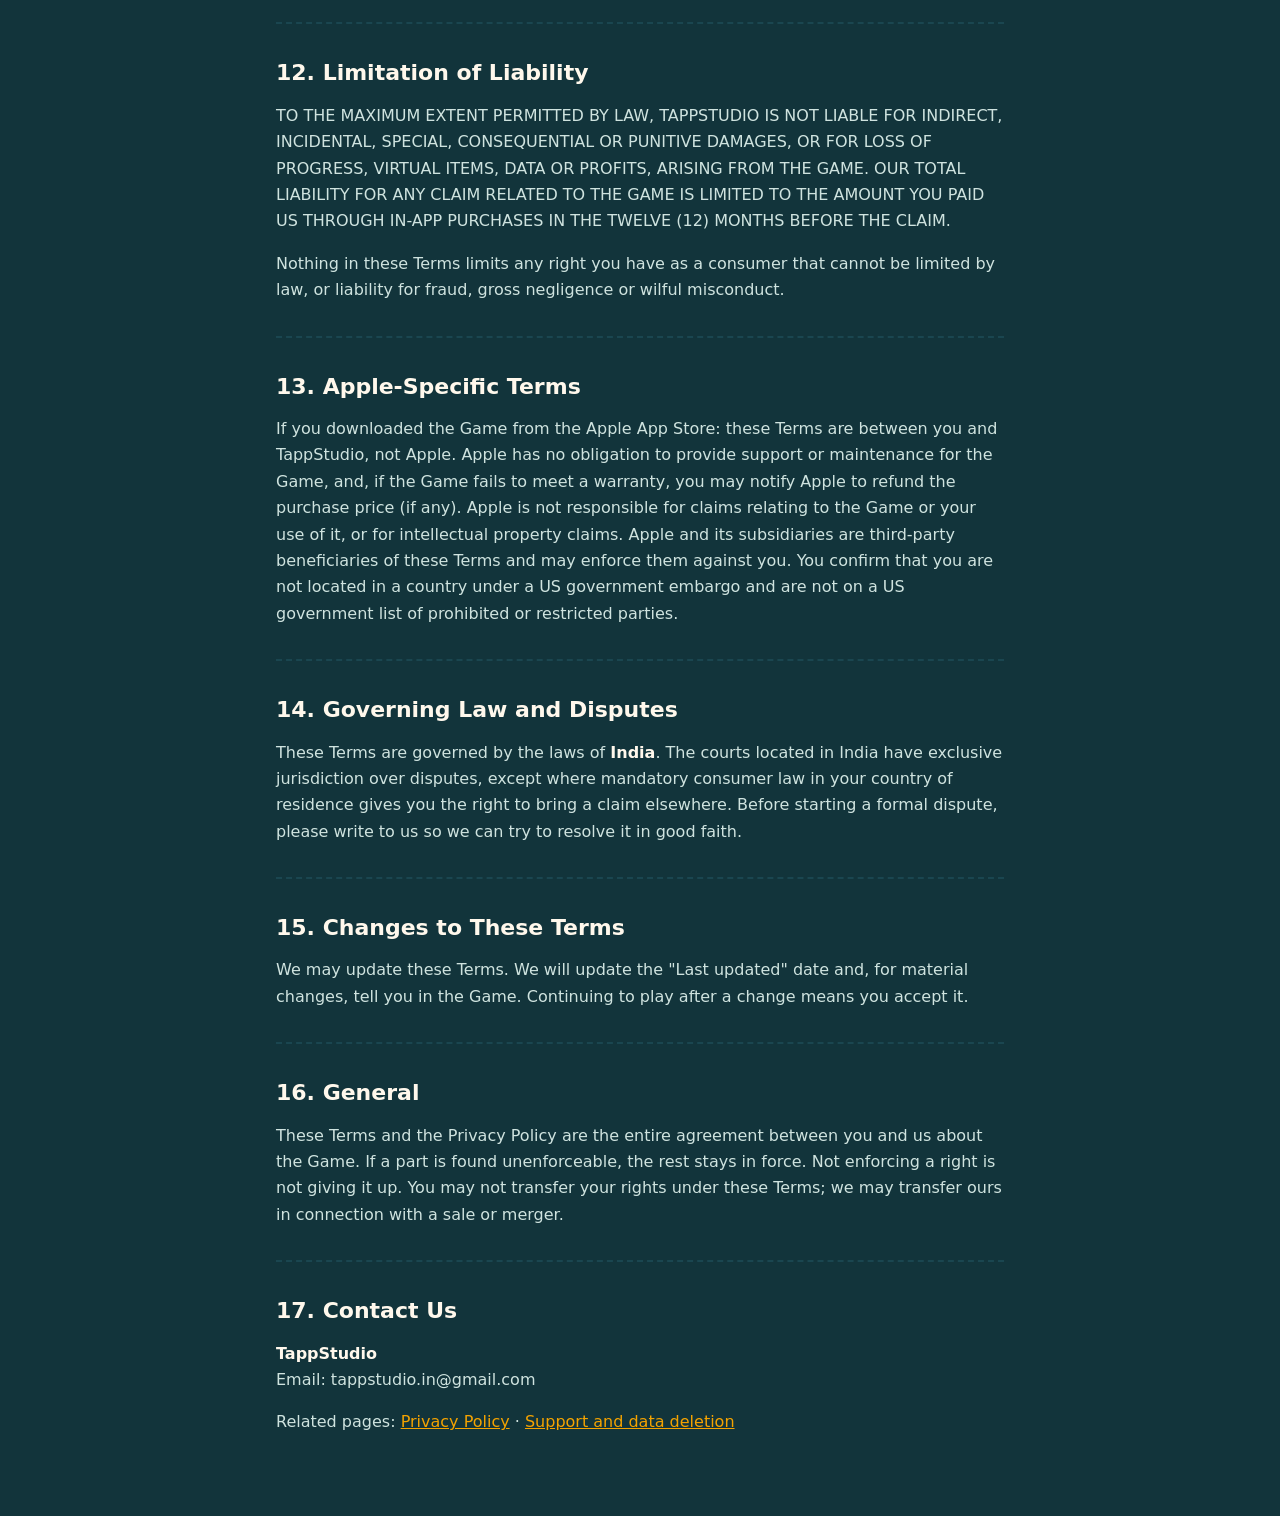
<file: terms/index.html>
<!DOCTYPE html>
<html lang="en">
<head>
<meta charset="utf-8">
<meta name="viewport" content="width=device-width, initial-scale=1, viewport-fit=cover">
<title>Terms of Use | Kadak</title>
<meta name="description" content="Terms of Use for Kadak: Idle Chai Empire by TappStudio.">
<meta name="robots" content="noindex">
<link rel="canonical" href="https://kadakchai.tappstudio.in/terms/">
<meta name="theme-color" content="#12343B">
<meta name="color-scheme" content="dark">
<link rel="icon" href="/assets/favicon-48.png" sizes="48x48">
<link rel="apple-touch-icon" href="/assets/apple-touch-icon.png">
<link rel="stylesheet" href="/assets/legal.css">
</head>
<body>
<header class="bar"><a href="/"><img src="/assets/icon-96.webp" alt="" width="36" height="36">Kadak</a></header>
<main class="doc">
<h1 id="terms-of-use-for-kadak-idle-chai-empire">Terms of Use for Kadak: Idle Chai Empire</h1>
<p><strong>Last updated:</strong> October 13, 2026</p>
<p>These Terms of Use ("Terms") are an agreement between you and TappStudio ("TappStudio," "we," "us," or "our") for your use of <strong>Kadak: Idle Chai Empire</strong> (the "Game"). By downloading or playing the Game you agree to these Terms and to our <a href="https://kadakchai.tappstudio.in/privacy-policy/">Privacy Policy</a>. If you do not agree, do not use the Game.</p>
<hr />
<h2 id="1-eligibility">1. Eligibility</h2>
<p>You must be at least <strong>13 years old</strong> to play. If you are under 18, or under the age of majority where you live, you may play and make purchases only with the permission of a parent or guardian, who agrees to these Terms on your behalf.</p>
<hr />
<h2 id="2-the-game-is-entertainment-only">2. The Game is Entertainment Only</h2>
<p>Kadak is a free-to-play game for entertainment. It is <strong>not</strong> a financial product, a trading or investment tool, a gambling product, a lottery, or a game of chance for money or prizes. There are no real-money stakes, no cash prizes and no way to win or withdraw real money.</p>
<hr />
<h2 id="3-in-game-currencies-and-the-rupee-symbol">3. In-Game Currencies and the Rupee Symbol (₹)</h2>
<p>This section matters, so please read it.</p>
<h3 id="31-everything-in-the-game-is-virtual">3.1 Everything in the Game is virtual</h3>
<p>The Game has three in-game currencies:</p>
<ul>
<li><strong>Rupees (shown with the ₹ symbol)</strong>, which you earn by playing</li>
<li><strong>Elaichi</strong> (cardamom), a premium currency you can earn by playing or buy with real money</li>
<li><strong>Kesar</strong> (saffron), which you earn by opening outlets</li>
</ul>
<p>All of these are <strong>virtual items with no real-world monetary value</strong>. They are game points, nothing more.</p>
<h3 id="32-in-game-rupees-are-not-real-money">3.2 In-game Rupees are not real money</h3>
<p>The ₹ symbol and the word "Rupees" are used only as a theme and scoring device, because the Game is set in India. In-game Rupees, and any figure in the Game that is shown with ₹ (such as income, costs, stall prices, earnings while you are away, lakhs and crores), are <strong>not real Indian Rupees, not legal tender, not electronic money, not a cryptocurrency or token, and not a claim on any money</strong>. They are not "earned," "collected," "held," "owed," "paid out" or "received" in any real financial sense.</p>
<p>Because of this:</p>
<ul>
<li><strong>TappStudio has not received, collected or held any money from your in-game Rupees</strong>, and we do not ask you to pay us, repay us, or hand over any amount shown in the Game.</li>
<li><strong>No in-game amount creates a debt, an invoice, a fee, a charge or a payment obligation</strong> between you and TappStudio, or between you and anyone else.</li>
<li><strong>You cannot cash out, withdraw, sell, transfer or redeem</strong> in-game Rupees, Elaichi, Kesar or any other item for real money, goods or services.</li>
<li>The only real money you can ever pay in connection with the Game is a price you <strong>choose to pay</strong> in the app store checkout for an in-app purchase (see Section 4). The price shown at checkout is the full price. A number inside the Game is never a bill.</li>
</ul>
<p>The Game is not affiliated with, endorsed by, or connected to the Reserve Bank of India, any bank, payment system, or government body.</p>
<h3 id="33-real-prices-are-in-the-store-not-in-the-games-economy">3.3 Real prices are in the store, not in the Game's economy</h3>
<p>The price of an in-app purchase is shown by Apple or Google in your local currency before you confirm. In-game ₹ prices of stalls and upgrades are unrelated to real prices.</p>
<hr />
<h2 id="4-in-app-purchases-and-subscriptions">4. In-App Purchases and Subscriptions</h2>
<h3 id="41-what-you-can-buy">4.1 What you can buy</h3>
<p>The Game is free to download and play. Optional purchases may include packs of Elaichi, one-time items (such as permanent income boosts), a season pass (Utsav Pass), shards for a named Ustaad, a video-free pass, and a monthly or yearly membership (Chai Club). Each item states exactly what you receive. <strong>The Game does not sell random loot boxes or paid chests for chance rewards.</strong> Nothing needs to be bought to play or to finish any content.</p>
<h3 id="42-how-billing-works">4.2 How billing works</h3>
<p>All purchases are processed by the Apple App Store or Google Play, using the payment method on your store account, and are governed by their terms. Prices are shown in the store's local currency and include applicable taxes such as GST where required. We do not receive or store your payment details.</p>
<h3 id="43-subscriptions">4.3 Subscriptions</h3>
<p>Chai Club is an auto-renewing subscription. It renews at the end of each period (monthly or yearly) at the price shown at purchase, unless you cancel at least 24 hours before renewal in your Apple ID or Google Play subscription settings. Deleting the Game does not cancel a subscription. If you cancel, you keep the benefits until the end of the period you paid for.</p>
<h3 id="44-virtual-items-are-licensed-not-owned">4.4 Virtual items are licensed, not owned</h3>
<p>When you buy Elaichi or other items, you get a limited, personal, non-transferable licence to use them in the Game. They have no cash value, and they are not property you own.</p>
<h3 id="45-refunds-and-restoring-purchases">4.5 Refunds and restoring purchases</h3>
<p>Refunds are handled by Apple or Google under their policies, and we cannot refund purchases ourselves. If a store refunds a purchase, we may remove the items or benefits it gave. Use <strong>Restore Purchases</strong> in the Bazaar to get back non-consumable items and your membership on a new device. Elaichi you have already spent, and consumables, cannot be restored.</p>
<h3 id="46-price-and-content-changes">4.6 Price and content changes</h3>
<p>We may change prices, offers and the content of the Game at any time. Price changes to subscriptions apply from your next billing period as required by the store.</p>
<hr />
<h2 id="5-optional-rewarded-videos">5. Optional Rewarded Videos</h2>
<p>You may choose to watch a short video ad to receive a reward (such as a temporary boost). Watching is always optional. Rewards are virtual items under Section 3. Ads are provided by third parties and may stop being available.</p>
<hr />
<h2 id="6-your-progress-and-cloud-save">6. Your Progress and Cloud Save</h2>
<p>Your progress is saved on your device. You can optionally sync it through Google Play Games or Apple Game Center cloud save. We do our best to protect progress, but we cannot guarantee it will never be lost (for example if you uninstall without a cloud save, lose your device, or a store service fails). We have no obligation to restore lost progress or virtual items, except purchases you can restore from the store.</p>
<hr />
<h2 id="7-acceptable-use">7. Acceptable Use</h2>
<p>You agree not to:</p>
<ul>
<li>Cheat, hack, modify the Game, tamper with save files or the system clock to gain an advantage, or use bots or automation</li>
<li>Reverse-engineer, decompile or copy the Game, except where the law allows it</li>
<li>Abuse or defraud the stores, ads or purchase systems, including chargeback abuse</li>
<li>Submit false scores to leaderboards</li>
<li>Use the Game for any unlawful purpose</li>
</ul>
<p>We may reset, adjust or remove progress, items or leaderboard entries that result from the above, and stop your access to the Game, with notice where practicable.</p>
<hr />
<h2 id="8-our-intellectual-property">8. Our Intellectual Property</h2>
<p>The Game, including its name, characters, art, music, sounds, text, code and design, belongs to TappStudio or its licensors and is protected by law. We give you a limited, personal, non-exclusive, non-transferable, revocable licence to install and play the Game for your own non-commercial entertainment. All other rights are reserved.</p>
<p>The Game's characters, places and businesses are fictional. Any similarity to real brands, businesses or people is unintentional. Place names on the Routes map are shown for flavour only; the map is a stylised illustration and is not a political or survey map.</p>
<hr />
<h2 id="9-third-party-services">9. Third-Party Services</h2>
<p>The Game relies on third-party services such as Apple, Google, RevenueCat, PostHog and Google AdMob. Their own terms and privacy policies apply to what they provide, and we are not responsible for their services.</p>
<hr />
<h2 id="10-changes-suspension-and-ending-the-game">10. Changes, Suspension and Ending the Game</h2>
<p>We may update the Game, add or remove features, run time-limited events and seasons, pause or end the Game, or change or end any virtual item, with or without notice. If we shut the Game down, we will try to give reasonable advance notice. You may stop using the Game at any time by uninstalling it.</p>
<hr />
<h2 id="11-disclaimers">11. Disclaimers</h2>
<p>THE GAME IS PROVIDED "AS IS" AND "AS AVAILABLE," WITHOUT WARRANTIES OF ANY KIND, EXPRESS OR IMPLIED, INCLUDING MERCHANTABILITY, FITNESS FOR A PARTICULAR PURPOSE AND NON-INFRINGEMENT. WE DO NOT PROMISE THAT THE GAME WILL BE UNINTERRUPTED, ERROR-FREE OR FREE OF LOSS OF PROGRESS.</p>
<hr />
<h2 id="12-limitation-of-liability">12. Limitation of Liability</h2>
<p>TO THE MAXIMUM EXTENT PERMITTED BY LAW, TAPPSTUDIO IS NOT LIABLE FOR INDIRECT, INCIDENTAL, SPECIAL, CONSEQUENTIAL OR PUNITIVE DAMAGES, OR FOR LOSS OF PROGRESS, VIRTUAL ITEMS, DATA OR PROFITS, ARISING FROM THE GAME. OUR TOTAL LIABILITY FOR ANY CLAIM RELATED TO THE GAME IS LIMITED TO THE AMOUNT YOU PAID US THROUGH IN-APP PURCHASES IN THE TWELVE (12) MONTHS BEFORE THE CLAIM.</p>
<p>Nothing in these Terms limits any right you have as a consumer that cannot be limited by law, or liability for fraud, gross negligence or wilful misconduct.</p>
<hr />
<h2 id="13-apple-specific-terms">13. Apple-Specific Terms</h2>
<p>If you downloaded the Game from the Apple App Store: these Terms are between you and TappStudio, not Apple. Apple has no obligation to provide support or maintenance for the Game, and, if the Game fails to meet a warranty, you may notify Apple to refund the purchase price (if any). Apple is not responsible for claims relating to the Game or your use of it, or for intellectual property claims. Apple and its subsidiaries are third-party beneficiaries of these Terms and may enforce them against you. You confirm that you are not located in a country under a US government embargo and are not on a US government list of prohibited or restricted parties.</p>
<hr />
<h2 id="14-governing-law-and-disputes">14. Governing Law and Disputes</h2>
<p>These Terms are governed by the laws of <strong>India</strong>. The courts located in India have exclusive jurisdiction over disputes, except where mandatory consumer law in your country of residence gives you the right to bring a claim elsewhere. Before starting a formal dispute, please write to us so we can try to resolve it in good faith.</p>
<hr />
<h2 id="15-changes-to-these-terms">15. Changes to These Terms</h2>
<p>We may update these Terms. We will update the "Last updated" date and, for material changes, tell you in the Game. Continuing to play after a change means you accept it.</p>
<hr />
<h2 id="16-general">16. General</h2>
<p>These Terms and the Privacy Policy are the entire agreement between you and us about the Game. If a part is found unenforceable, the rest stays in force. Not enforcing a right is not giving it up. You may not transfer your rights under these Terms; we may transfer ours in connection with a sale or merger.</p>
<hr />
<h2 id="17-contact-us">17. Contact Us</h2>
<p><strong>TappStudio</strong><br />
Email: tappstudio.in@gmail.com</p>
<p>Related pages: <a href="https://kadakchai.tappstudio.in/privacy-policy/">Privacy Policy</a> · <a href="https://kadakchai.tappstudio.in/support/">Support and data deletion</a></p>
</main>
</body>
</html>
</file>
<file: assets/legal.css>
/* Legal and support pages: Pital night ground, newsprint text. */
:root {
  --night-deep: #0B2328; --night: #12343B; --night-raised: #1A4650;
  --tulsi: #8EC3BF; --steam: #CFE3DF; --paper: #FFF8EC; --ink: #231A14;
  --marigold: #F4A300; --haldi: #FFE1AD;
  color-scheme: dark;
}
* { box-sizing: border-box; }
body { margin: 0; background: var(--night); color: var(--steam); font: 400 16px/1.65 Mukta, system-ui, -apple-system, "Segoe UI", sans-serif; -webkit-text-size-adjust: 100%; }
.bar { position: sticky; top: 0; background: var(--night-deep); border-bottom: 2px solid var(--ink); padding: 10px 16px; padding-top: calc(env(safe-area-inset-top) + 10px); }
.bar a { display: inline-flex; align-items: center; gap: 10px; color: var(--marigold); font: 800 22px/1 "Baloo 2", system-ui, sans-serif; text-decoration: none; }
.bar img { border-radius: 9px; border: 2px solid var(--ink); }
.doc { max-width: 760px; margin: 0 auto; padding: 28px 16px 64px; overflow-wrap: anywhere; }
h1, h2, h3 { color: var(--paper); line-height: 1.2; text-wrap: balance; }
h1 { font-size: clamp(26px, 6vw, 36px); margin: 0 0 12px; }
h2 { font-size: 22px; margin: 36px 0 8px; }
h3 { font-size: 18px; margin: 24px 0 6px; }
strong { color: var(--paper); }
a { color: var(--marigold); }
a:hover { color: var(--haldi); }
code { background: var(--night-deep); padding: 1px 6px; border-radius: 6px; font-size: .9em; }
hr { border: 0; border-top: 2px dashed var(--night-raised); margin: 32px 0; }
ul, ol { padding-left: 22px; }
li { margin: 4px 0; }
.table { overflow-x: auto; margin: 16px 0; border: 2px solid var(--ink); border-radius: 10px; }
table { border-collapse: collapse; width: 100%; min-width: 520px; font-size: 14px; }
th, td { text-align: left; vertical-align: top; padding: 8px 12px; border-bottom: 1px solid var(--night-raised); }
th { background: var(--night-deep); color: var(--paper); }
tr:last-child td { border-bottom: 0; }
</file>
